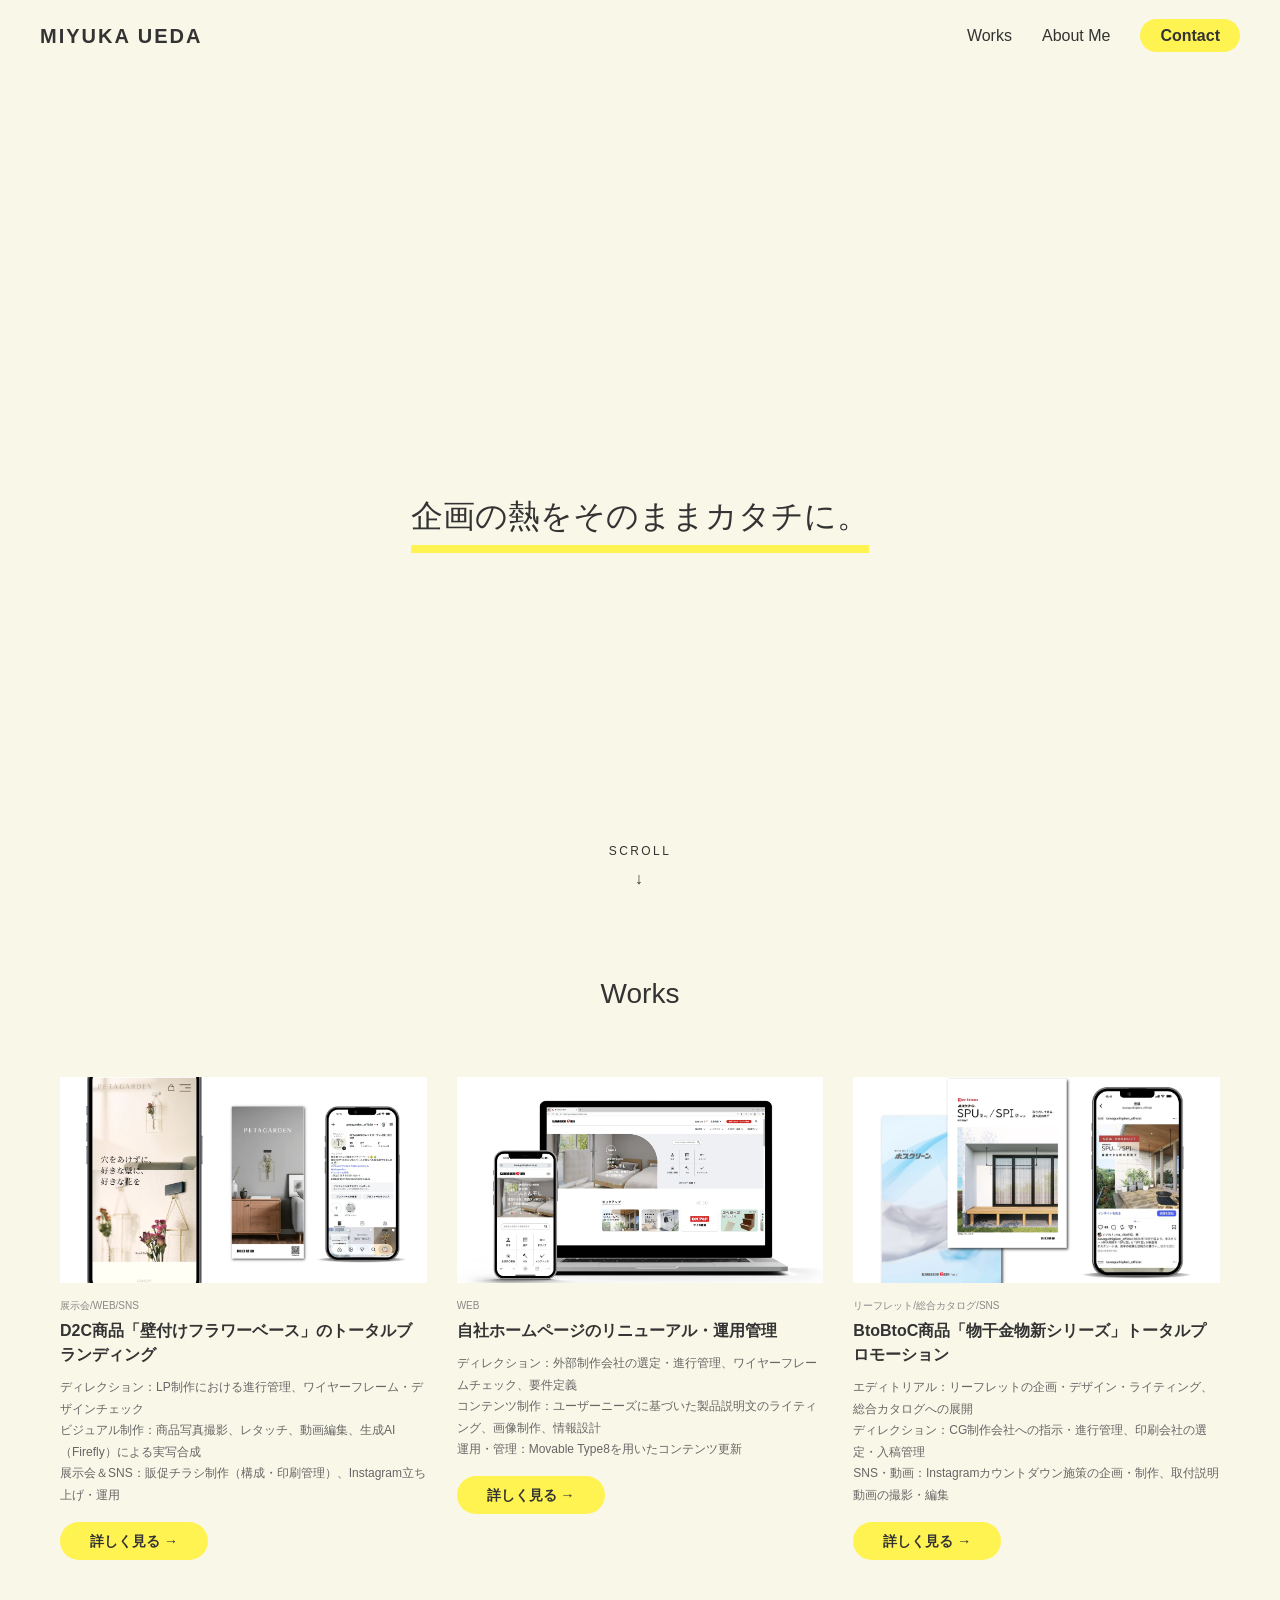
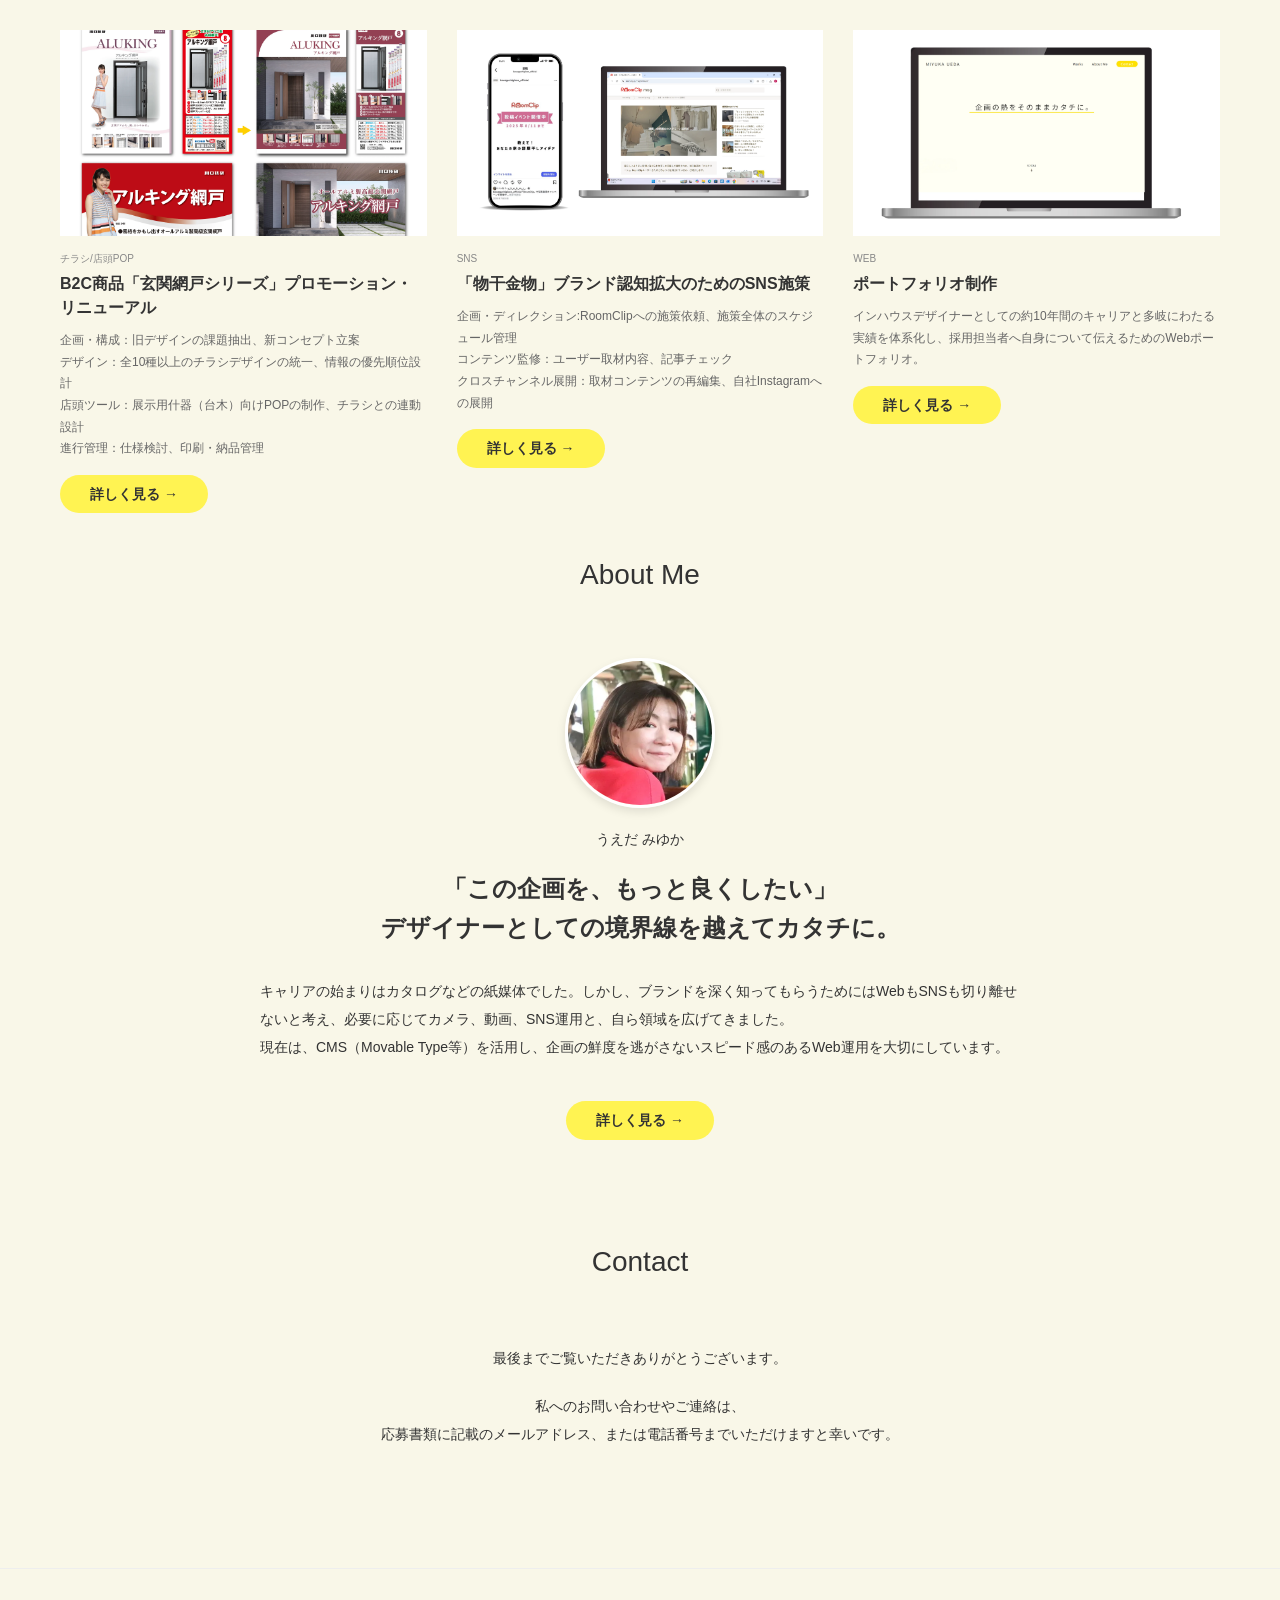
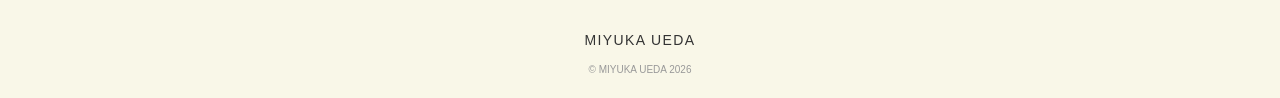
<file: index.html>
<!doctype html>
<html lang="ja">
<head>
<meta charset="utf-8">
<meta name="viewport" content="width=device-width, initial-scale=1.0">
<title>PROFILE</title>
	<link rel="stylesheet" href="css/style.css">
</head>

<body>
<header>
    <div class="header-inner">
        <h1 class="logo"><a href="index.html" style="text-decoration: none; color: inherit;">MIYUKA UEDA</a></h1>
        <nav>
            <div class="hamburger" id="js-hamburger">
                <span></span>
                <span></span>
                <span></span>
            </div>

            <ul class="nav-links" id="js-nav-links">
                <li><a href="#works">Works</a></li>
                <li><a href="#about">About Me</a></li>
                <li><a href="#contact" class="btn-contact">Contact</a></li>
            </ul>
        </nav>
    </div>
</header>
	<section class="hero">
    <div class="hero-content">
        <h2 class="catchphrase">企画の熱をそのままカタチに。</h2>
        <div class="scroll-arrow">
            <span>SCROLL</span>
            <div class="arrow">↓</div>
        </div>
    </div>
</section>
	<section id="works" class="works">
    <h2 class="section-title">Works</h2>
    
    <div class="works-container">
        <article class="works-item">
            <div class="works-img">
    <img src="images/works1.webp" alt="壁付けフラワーベースのブランディング" class="works-image">
</div>
            <p class="works-category">展示会/WEB/SNS</p>
            <h3 class="works-item-title">D2C商品「壁付けフラワーベース」のトータルブランディング</h3>
            <p class="works-text">ディレクション：LP制作における進行管理、ワイヤーフレーム・デザインチェック<br>ビジュアル制作：商品写真撮影、レタッチ、動画編集、生成AI（Firefly）による実写合成<br>展示会＆SNS：販促チラシ制作（構成・印刷管理）、Instagram立ち上げ・運用</p>
            <a href="works1.html" class="btn-more">詳しく見る <span>→</span></a>
        </article>

        <article class="works-item">
            <div class="works-img">
                <img src="images/works2.webp" alt="自社ホームページのリニューアル・運用管理" class="works-image">
            </div>
            <p class="works-category">WEB</p>
            <h3 class="works-item-title">自社ホームページのリニューアル・運用管理</h3>
            <p class="works-text">ディレクション：外部制作会社の選定・進行管理、ワイヤーフレームチェック、要件定義<br>コンテンツ制作：ユーザーニーズに基づいた製品説明文のライティング、画像制作、情報設計<br>運用・管理：Movable Type8を用いたコンテンツ更新</p>
            <a href="works2.html" class="btn-more">詳しく見る <span>→</span></a>
        </article>

        <article class="works-item">
            <div class="works-img">
                <img src="images/works3.webp" alt="BtoBtoC商品「物干金物新シリーズ」トータルプロモーション" class="works-image">
            </div>
            <p class="works-category">リーフレット/総合カタログ/SNS</p>
            <h3 class="works-item-title">BtoBtoC商品「物干金物新シリーズ」トータルプロモーション</h3>
            <p class="works-text">エディトリアル：リーフレットの企画・デザイン・ライティング、総合カタログへの展開<br>ディレクション：CG制作会社への指示・進行管理、印刷会社の選定・入稿管理<br>SNS・動画：Instagramカウントダウン施策の企画・制作、取付説明動画の撮影・編集</p>
            <a href="works3.html" class="btn-more">詳しく見る <span>→</span></a>
        </article>

        <article class="works-item">
            <div class="works-img">
                <img src="images/works4.webp" alt="B2C商品「玄関網戸シリーズ」プロモーション・リニューアル" class="works-image">
            </div>
            <p class="works-category">チラシ/店頭POP</p>
            <h3 class="works-item-title">B2C商品「玄関網戸シリーズ」プロモーション・リニューアル</h3>
            <p class="works-text">企画・構成：旧デザインの課題抽出、新コンセプト立案<br>デザイン：全10種以上のチラシデザインの統一、情報の優先順位設計<br>店頭ツール：展示用什器（台木）向けPOPの制作、チラシとの連動設計<br>進行管理：仕様検討、印刷・納品管理</p>
            <a href="works4.html" class="btn-more">詳しく見る <span>→</span></a>
        </article>

        <article class="works-item">
            <div class="works-img">
                <img src="images/works5.webp" alt="「物干金物」ブランド認知拡大のためのSNS施策" class="works-image">
            </div>
            <p class="works-category">SNS</p>
            <h3 class="works-item-title">「物干金物」ブランド認知拡大のためのSNS施策</h3>
            <p class="works-text">企画・ディレクション:RoomClipへの施策依頼、施策全体のスケジュール管理<br>コンテンツ監修：ユーザー取材内容、記事チェック<br>クロスチャンネル展開：取材コンテンツの再編集、自社Instagramへの展開</p>
            <a href="works5.html" class="btn-more">詳しく見る <span>→</span></a>
        </article>

        <article class="works-item">
            <div class="works-img">
                <img src="images/works6.webp" alt="ポートフォリオ制作" class="works-image">
            </div>
            <p class="works-category">WEB</p>
            <h3 class="works-item-title">ポートフォリオ制作</h3>
            <p class="works-text">インハウスデザイナーとしての約10年間のキャリアと多岐にわたる実績を体系化し、採用担当者へ自身について伝えるためのWebポートフォリオ。</p>
            <a href="works6.html" class="btn-more">詳しく見る <span>→</span></a>
        </article>
    </div>
    
</section>
	<section id="about" class="about">
    <h2 class="section-title">About Me</h2>
    <div class="about-content">
         <div class="about-icon">
    <img src="images/my-icon.webp" alt="うえだ みゆかのアイコン" class="profile-image">
</div>
        <p class="about-name-ja">うえだ みゆか</p>
        <h3 class="about-copy">「この企画を、もっと良くしたい」<br>デザイナーとしての境界線を越えてカタチに。</h3>
        <p class="about-text">
            キャリアの始まりはカタログなどの紙媒体でした。しかし、ブランドを深く知ってもらうためにはWebもSNSも切り離せないと考え、必要に応じてカメラ、動画、SNS運用と、自ら領域を広げてきました。<br>
            現在は、CMS（Movable Type等）を活用し、企画の鮮度を逃がさないスピード感のあるWeb運用を大切にしています。
        </p>
        <a href="about-detail.html" class="btn-more">詳しく見る <span>→</span></a>
    </div>
</section>
	<section id="contact" class="contact">
    <h2 class="section-title">Contact</h2>
    <div class="contact-content">
        <p>最後までご覧いただきありがとうございます。</p>
        <p>私へのお問い合わせやご連絡は、<br>
        応募書類に記載のメールアドレス、または電話番号までいただけますと幸いです。</p>
    </div>
</section>

<footer>
    <div class="footer-inner">
        <p class="footer-logo">MIYUKA UEDA</p>
        <p class="copyright">&copy; MIYUKA UEDA 2026</p>
    </div>
</footer>
	<script src="js/script.js"></script>
</body>
</html>
</file>
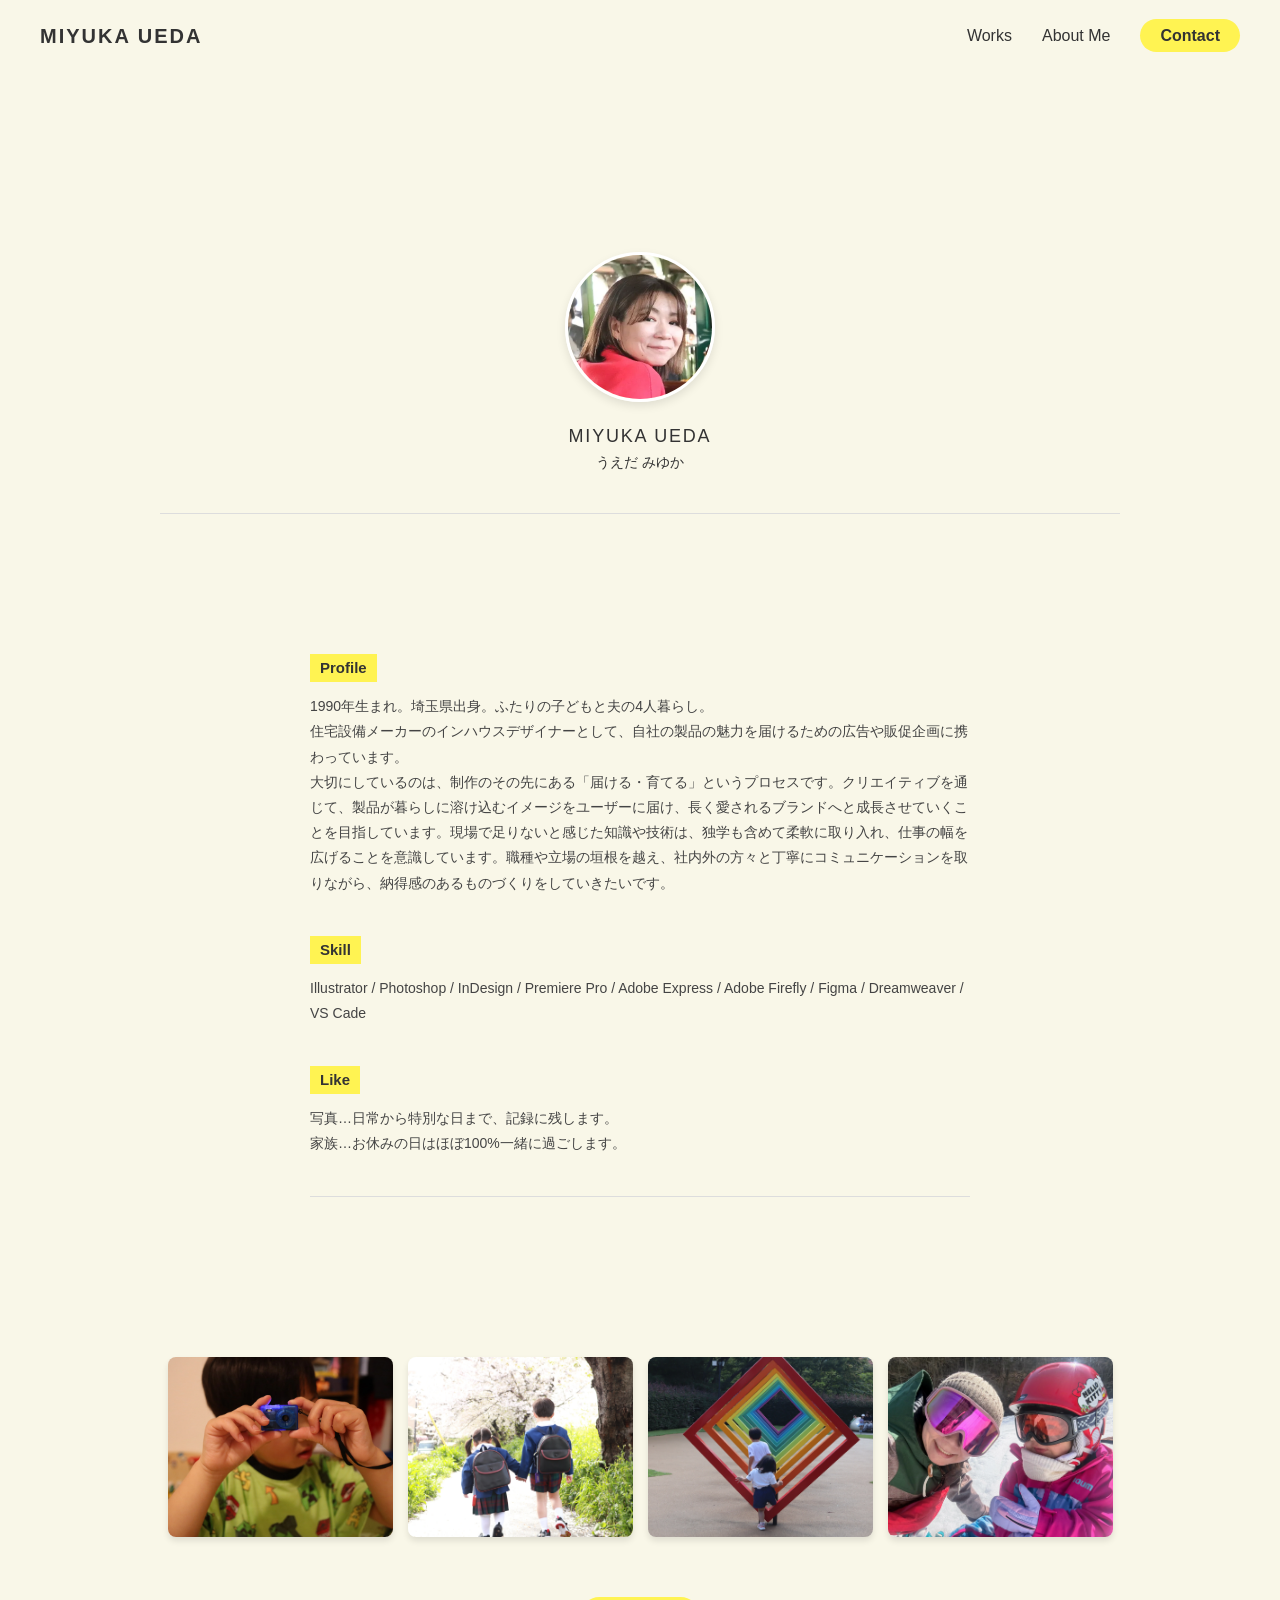
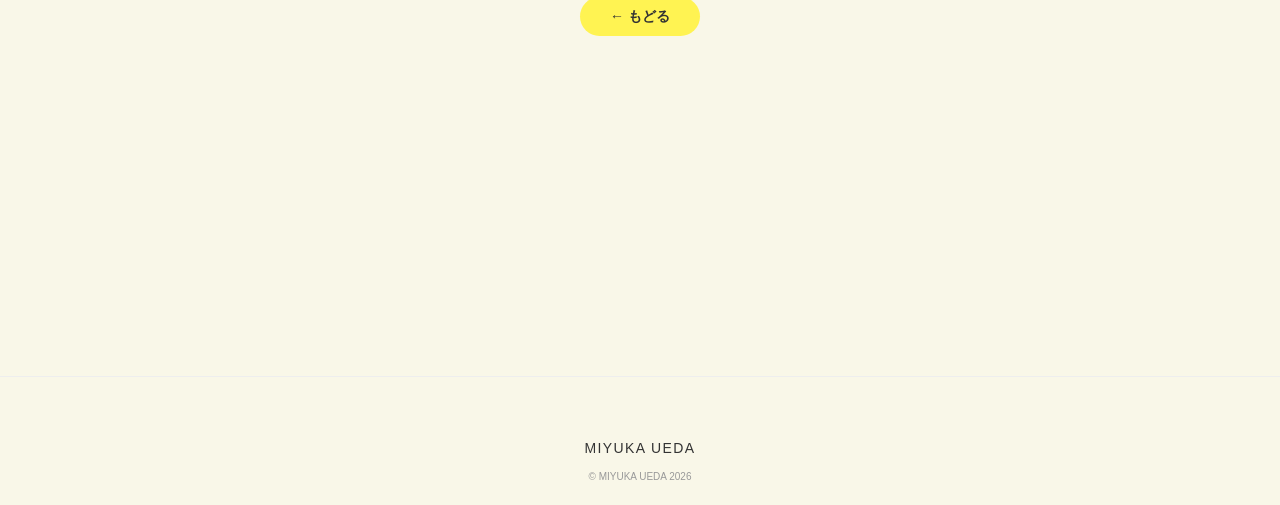
<file: about-detail.html>
<!doctype html>
<html lang="ja">
<head>
<meta charset="utf-8">
<meta name="viewport" content="width=device-width, initial-scale=1.0">
<title>about me</title>
	<link rel="stylesheet" href="css/style.css">
</head>

<body>
<header>
    <div class="header-inner">
        <h1 class="logo"><a href="index.html" style="text-decoration: none; color: inherit;">MIYUKA UEDA</a></h1>
        <nav>
            <div class="hamburger" id="js-hamburger">
                <span></span>
                <span></span>
                <span></span>
            </div>
            <ul class="nav-links" id="js-nav-links">
    <li><a href="index.html#works">Works</a></li>
    <li><a href="index.html#about">About Me</a></li>
    <li><a href="index.html#contact" class="btn-contact">Contact</a></li>
			</ul>
        </nav>
    </div>
</header>
<main class="about-detail">
    <section class="profile-intro">
        <div class="about-icon">
    <img src="images/my-icon.webp" alt="うえだ みゆかのアイコン" class="profile-image">
</div>
        <p class="profile-name-en">MIYUKA UEDA</p>
        <p class="profile-name-ja">うえだ みゆか</p>
        <hr class="separator">
    </section>

    <section class="profile-details">
        <div class="detail-block">
            <h3 class="detail-label">Profile</h3>
            <p>1990年生まれ。埼玉県出身。ふたりの子どもと夫の4人暮らし。<br>住宅設備メーカーのインハウスデザイナーとして、自社の製品の魅力を届けるための広告や販促企画に携わっています。</p>
            <p>大切にしているのは、制作のその先にある「届ける・育てる」というプロセスです。クリエイティブを通じて、製品が暮らしに溶け込むイメージをユーザーに届け、長く愛されるブランドへと成長させていくことを目指しています。現場で足りないと感じた知識や技術は、独学も含めて柔軟に取り入れ、仕事の幅を広げることを意識しています。職種や立場の垣根を越え、社内外の方々と丁寧にコミュニケーションを取りながら、納得感のあるものづくりをしていきたいです。</p>
        </div>

        <div class="detail-block">
            <h3 class="detail-label">Skill</h3>
            <p>Illustrator / Photoshop / InDesign / Premiere Pro / Adobe Express / Adobe Firefly / Figma / Dreamweaver / VS Cade</p>
        </div>

        <div class="detail-block">
            <h3 class="detail-label">Like</h3>
            <p>写真…日常から特別な日まで、記録に残します。<br>家族…お休みの日はほぼ100%一緒に過ごします。</p>
        </div>
        <hr class="separator">
    </section>

    <section class="photo-gallery">
        <div class="gallery-container">
            <img src="images/photo1.webp" alt="写真" class="gallery-image">
            <img src="images/photo2.webp" alt="写真２" class="gallery-image">
            <img src="images/photo3.webp" alt="趣味：BtoBtoC商品プロモーション" class="gallery-image">
            <img src="images/photo4.webp" alt="写真３" class="gallery-image">
        </div>
        
        <div class="back-home">
            <a href="index.html" class="btn-yellow">← もどる</a>
        </div>
    </section>
</main>
<footer>
    <div class="footer-inner">
        <p class="footer-logo">MIYUKA UEDA</p>
        <p class="copyright">&copy; MIYUKA UEDA 2026</p>
    </div>
</footer>
	<script src="js/script.js"></script>
</body>
</html>
</file>
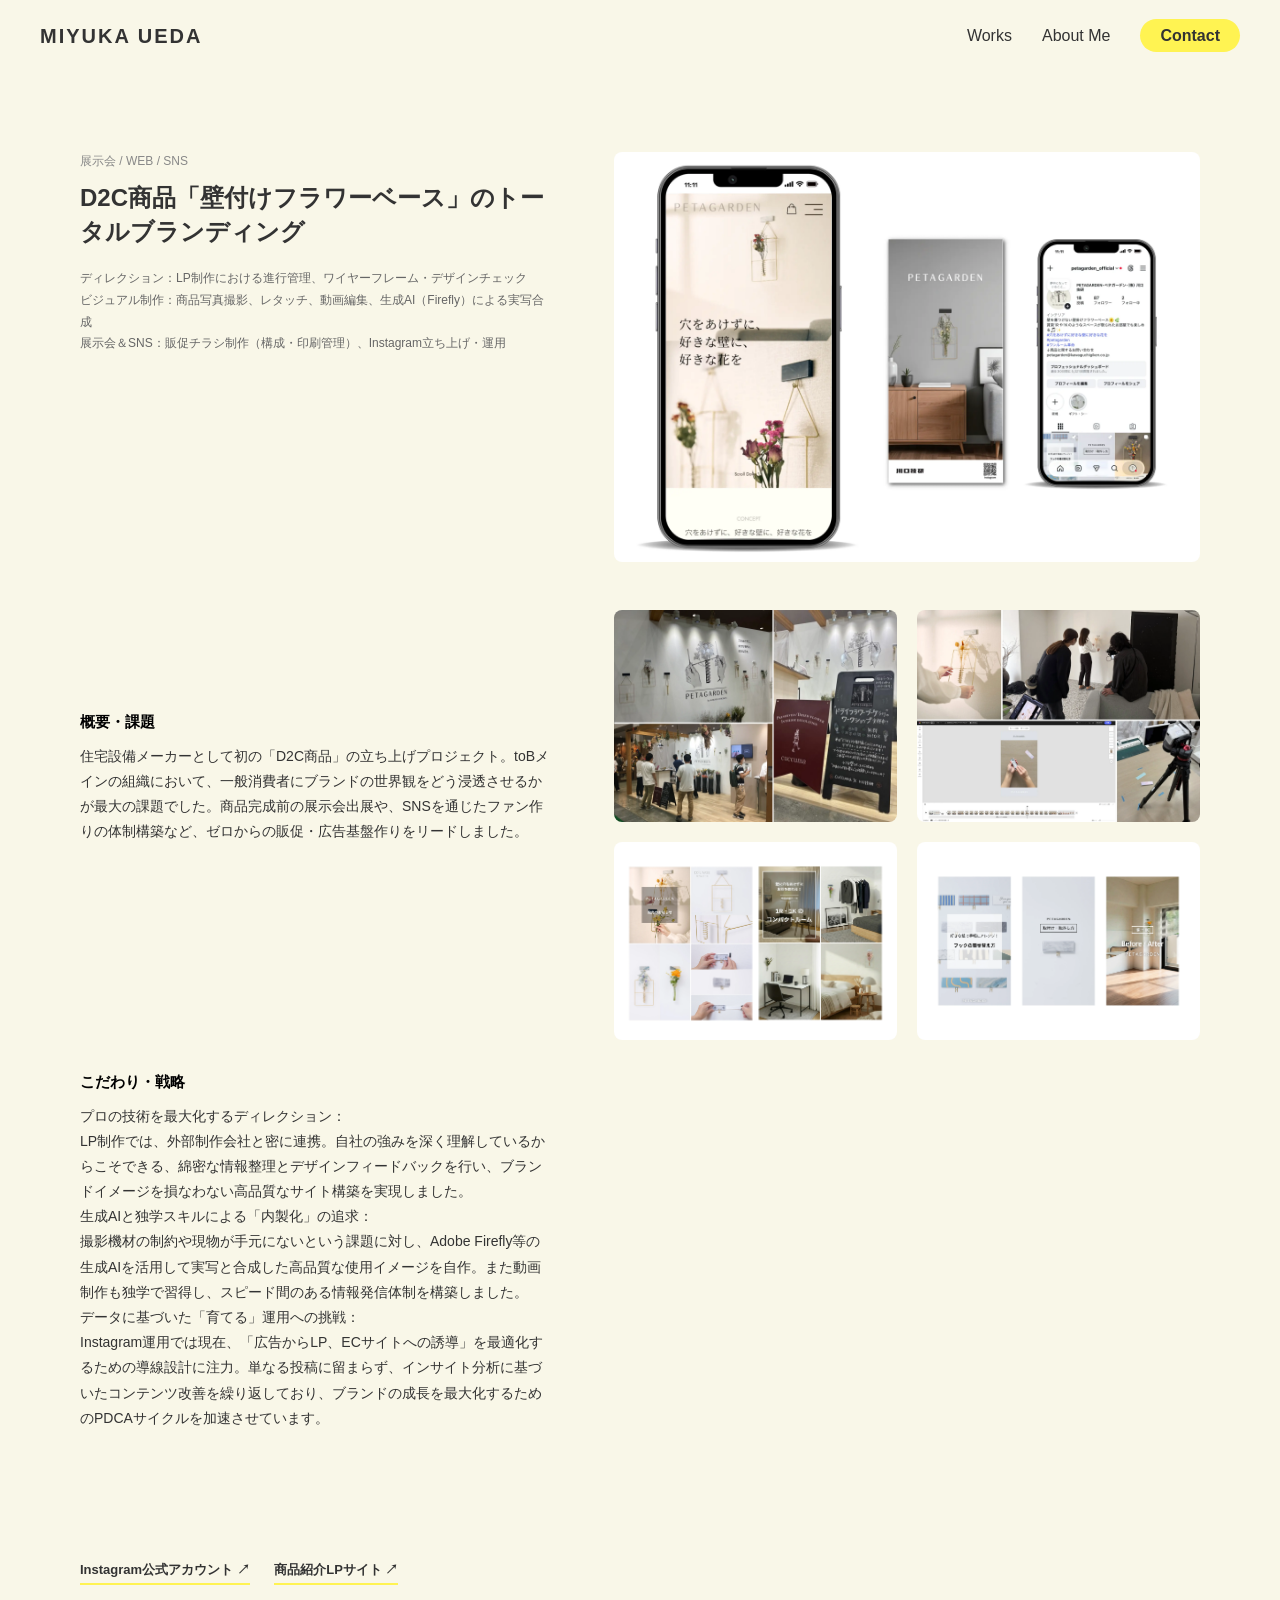
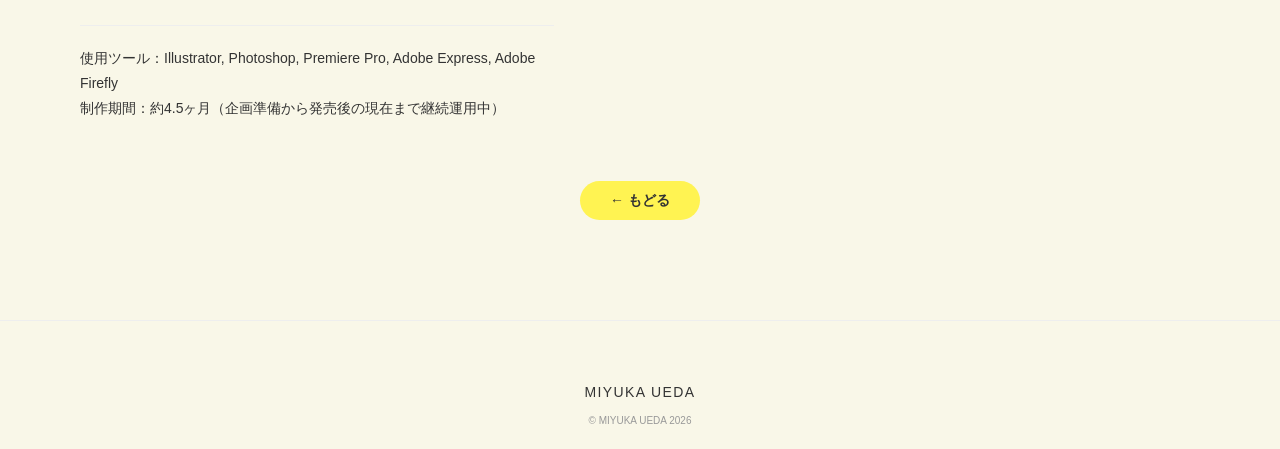
<file: works1.html>
<!doctype html>
<html lang="ja">
<head>
<meta charset="utf-8">
<meta name="viewport" content="width=device-width, initial-scale=1.0">
<title>works</title>
	<link rel="stylesheet" href="css/style.css">
</head>

<body>
<header>
    <div class="header-inner">
        <h1 class="logo"><a href="index.html" style="text-decoration: none; color: inherit;">MIYUKA UEDA</a></h1>
        <nav>
            <div class="hamburger" id="js-hamburger">
                <span></span>
                <span></span>
                <span></span>
            </div>

            <ul class="nav-links" id="js-nav-links">
    <li><a href="index.html#works">Works</a></li>
    <li><a href="index.html#about">About Me</a></li>
    <li><a href="index.html#contact" class="btn-contact">Contact</a></li>
			</ul>
        </nav>
    </div>
</header>
<main class="works-detail">
    <div class="works-detail-inner">
        
        <div class="works-header-area">
            <p class="works-tag">展示会 / WEB / SNS</p>
            <h2 class="works-title">D2C商品「壁付けフラワーベース」のトータルブランディング</h2>
			<p class="works-text">ディレクション：LP制作における進行管理、ワイヤーフレーム・デザインチェック<br>ビジュアル制作：商品写真撮影、レタッチ、動画編集、生成AI（Firefly）による実写合成<br>展示会＆SNS：販促チラシ制作（構成・印刷管理）、Instagram立ち上げ・運用</p>
        </div>

        <div class="works-main-visual-area">
            <div class="main-visual">
    <img src="images/works1.webp" alt="メインビジュアル" class="works-detail-image">
</div>
        </div>

        <div class="works-text-area">
            <div class="works-description">
                <section>
                    <h4>概要・課題</h4>
                    <p>住宅設備メーカーとして初の「D2C商品」の立ち上げプロジェクト。toBメインの組織において、一般消費者にブランドの世界観をどう浸透させるかが最大の課題でした。商品完成前の展示会出展や、SNSを通じたファン作りの体制構築など、ゼロからの販促・広告基盤作りをリードしました。</p>
                </section>
				<section>
                    <h4>こだわり・戦略</h4>
                    <p>プロの技術を最大化するディレクション：<br>LP制作では、外部制作会社と密に連携。自社の強みを深く理解しているからこそできる、綿密な情報整理とデザインフィードバックを行い、ブランドイメージを損なわない高品質なサイト構築を実現しました。<br>生成AIと独学スキルによる「内製化」の追求：<br>撮影機材の制約や現物が手元にないという課題に対し、Adobe Firefly等の生成AIを活用して実写と合成した高品質な使用イメージを自作。また動画制作も独学で習得し、スピード間のある情報発信体制を構築しました。<br>データに基づいた「育てる」運用への挑戦：<br>Instagram運用では現在、「広告からLP、ECサイトへの誘導」を最適化するための導線設計に注力。単なる投稿に留まらず、インサイト分析に基づいたコンテンツ改善を繰り返しており、ブランドの成長を最大化するためのPDCAサイクルを加速させています。</p>
                </section>

                <div class="works-links">
                    <a href="https://www.instagram.com/petagarden_official/" target="_blank" rel="noopener noreferrer" class="link-item">Instagram公式アカウント <span>↗</span></a>
                    <a href="https://www.kawaguchigiken.co.jp/lp/petagarden/" target="_blank" rel="noopener noreferrer" class="link-item">商品紹介LPサイト <span>↗</span></a>
                </div>
                
				<div class="works-meta">
                    <p><span>使用ツール：</span>Illustrator, Photoshop, Premiere Pro, Adobe Express, Adobe Firefly</p>
                    <p><span>制作期間：</span>約4.5ヶ月（企画準備から発売後の現在まで継続運用中）</p>
                </div>
                </div>
        </div>

        <div class="works-sub-visual-area">
            <div class="sub-visuals">
    <img src="images/works1-2.webp" alt="補足1" class="works-sub-image">
    <img src="images/works1-3.webp" alt="補足2" class="works-sub-image">
    <img src="images/works1-4.webp" alt="補足2" class="works-sub-image">
    <img src="images/works1-5.webp" alt="補足2" class="works-sub-image">
</div>
        </div>

    </div>
	<div class="back-home">
            <a href="index.html" class="btn-yellow">← もどる</a>
        </div>
</main>
<footer>
    <div class="footer-inner">
        <p class="footer-logo">MIYUKA UEDA</p>
        <p class="copyright">&copy; MIYUKA UEDA 2026</p>
    </div>
</footer>
	<script src="js/script.js"></script>
</body>
</html>
</file>
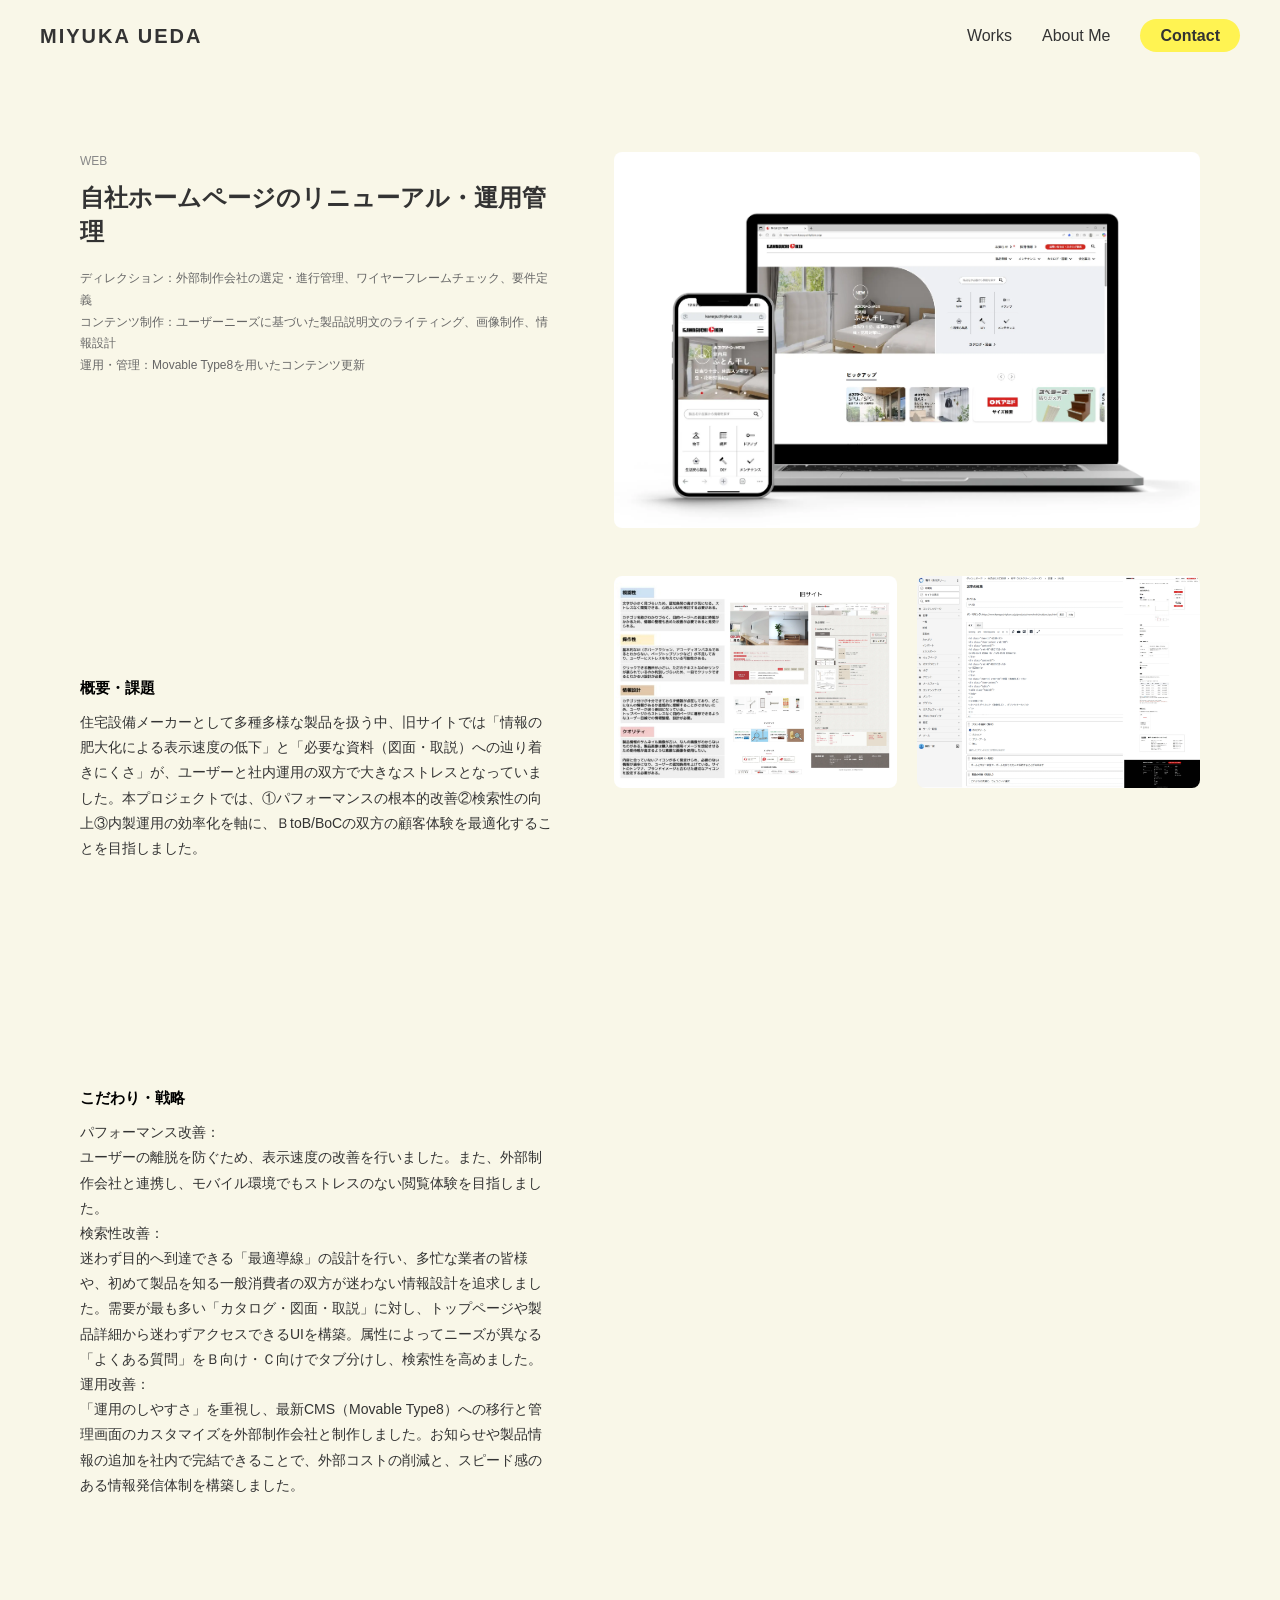
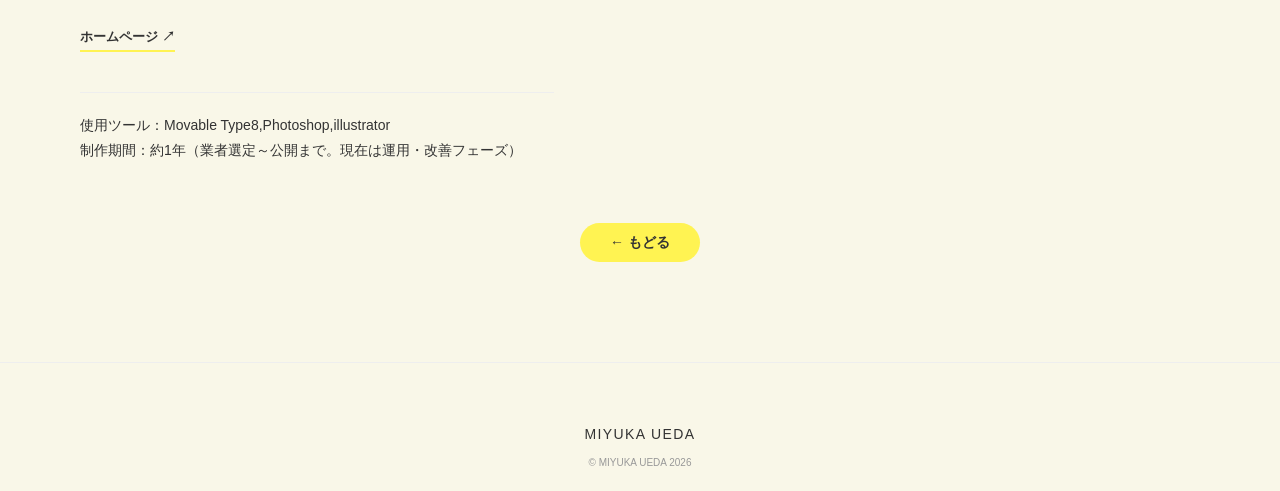
<file: works2.html>
<!doctype html>
<html lang="ja">
<head>
<meta charset="utf-8">
<meta name="viewport" content="width=device-width, initial-scale=1.0">
<title>works</title>
	<link rel="stylesheet" href="css/style.css">
</head>

<body>
<header>
    <div class="header-inner">
        <h1 class="logo"><a href="index.html" style="text-decoration: none; color: inherit;">MIYUKA UEDA</a></h1>
        <nav>
            <div class="hamburger" id="js-hamburger">
                <span></span>
                <span></span>
                <span></span>
            </div>

            <ul class="nav-links" id="js-nav-links">
    <li><a href="index.html#works">Works</a></li>
    <li><a href="index.html#about">About Me</a></li>
    <li><a href="index.html#contact" class="btn-contact">Contact</a></li>
			</ul>
        </nav>
    </div>
</header>
<main class="works-detail">
    <div class="works-detail-inner">
        
        <div class="works-header-area">
            <p class="works-tag">WEB</p>
            <h2 class="works-title">自社ホームページのリニューアル・運用管理</h2>
			<p class="works-text">ディレクション：外部制作会社の選定・進行管理、ワイヤーフレームチェック、要件定義<br>コンテンツ制作：ユーザーニーズに基づいた製品説明文のライティング、画像制作、情報設計<br>運用・管理：Movable Type8を用いたコンテンツ更新</p>
        </div>

        <div class="works-main-visual-area">
            <div class="main-visual">
    <img src="images/works2.webp" alt="メインビジュアル" class="works-detail-image">
</div>
        </div>

        <div class="works-text-area">
            <div class="works-description">
                <section>
                    <h4>概要・課題</h4>
                    <p>住宅設備メーカーとして多種多様な製品を扱う中、旧サイトでは「情報の肥大化による表示速度の低下」と「必要な資料（図面・取説）への辿り着きにくさ」が、ユーザーと社内運用の双方で大きなストレスとなっていました。本プロジェクトでは、①パフォーマンスの根本的改善②検索性の向上③内製運用の効率化を軸に、ＢtoB/BoCの双方の顧客体験を最適化することを目指しました。</p>
                </section>
				<section>
                    <h4>こだわり・戦略</h4>
                    <p>パフォーマンス改善：<br>ユーザーの離脱を防ぐため、表示速度の改善を行いました。また、外部制作会社と連携し、モバイル環境でもストレスのない閲覧体験を目指しました。<br>検索性改善：<br>迷わず目的へ到達できる「最適導線」の設計を行い、多忙な業者の皆様や、初めて製品を知る一般消費者の双方が迷わない情報設計を追求しました。需要が最も多い「カタログ・図面・取説」に対し、トップページや製品詳細から迷わずアクセスできるUIを構築。属性によってニーズが異なる「よくある質問」をＢ向け・Ｃ向けでタブ分けし、検索性を高めました。<br>運用改善：<br>「運用のしやすさ」を重視し、最新CMS（Movable Type8）への移行と管理画面のカスタマイズを外部制作会社と制作しました。お知らせや製品情報の追加を社内で完結できることで、外部コストの削減と、スピード感のある情報発信体制を構築しました。</p>
                </section>

                <div class="works-links">
                    <a href="https://www.kawaguchigiken.co.jp/" target="_blank" rel="noopener noreferrer" class="link-item">ホームページ <span>↗</span></a>
                </div>

				<div class="works-meta">
                    <p><span>使用ツール：</span>Movable Type8,Photoshop,illustrator</p>
                    <p><span>制作期間：</span>約1年（業者選定～公開まで。現在は運用・改善フェーズ）</p>
                </div>
                </div>
        </div>

        <div class="works-sub-visual-area">
            <div class="sub-visuals">
    <img src="images/works2-2.webp" alt="補足1" class="works-sub-image">
    <img src="images/works2-3.webp" alt="補足2" class="works-sub-image">
</div>
        </div>

    </div>
	<div class="back-home">
            <a href="index.html" class="btn-yellow">← もどる</a>
        </div>
</main>
<footer>
    <div class="footer-inner">
        <p class="footer-logo">MIYUKA UEDA</p>
        <p class="copyright">&copy; MIYUKA UEDA 2026</p>
    </div>
</footer>
	<script src="js/script.js"></script>
</body>
</html>
</file>
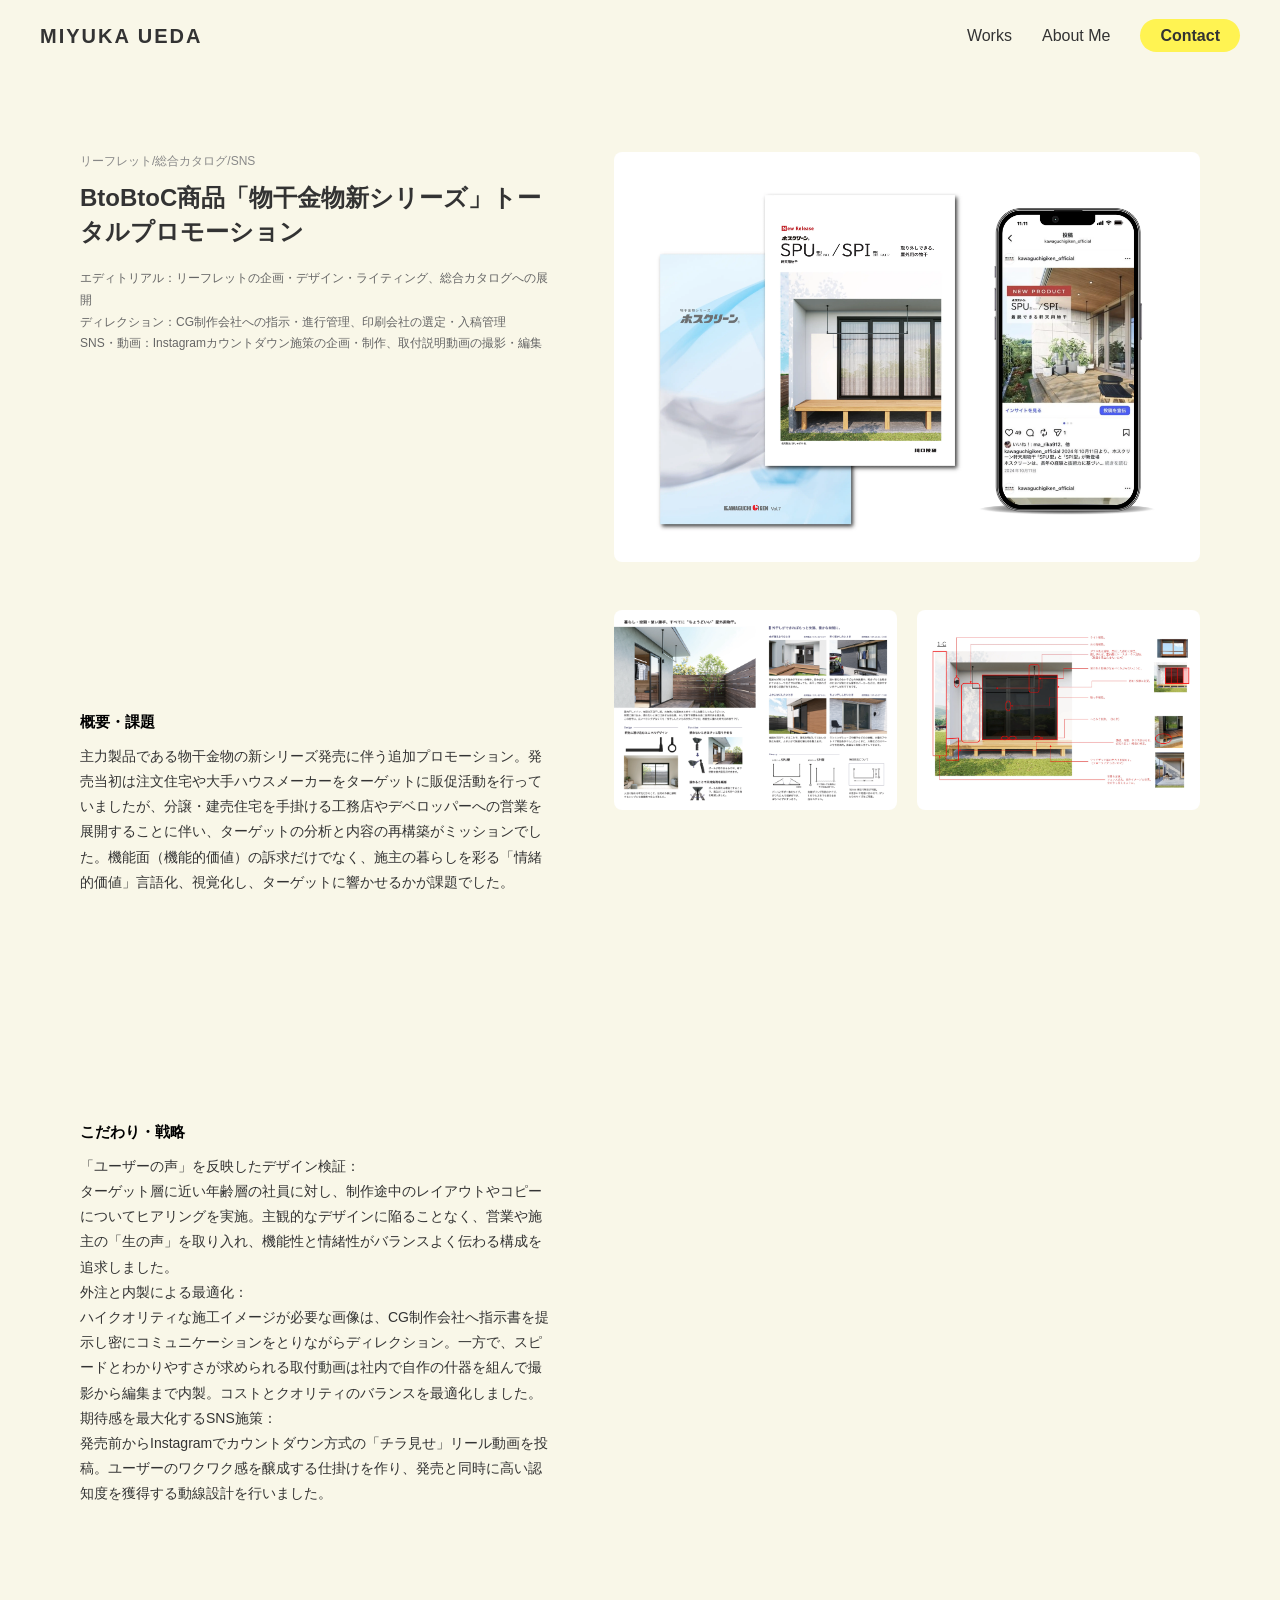
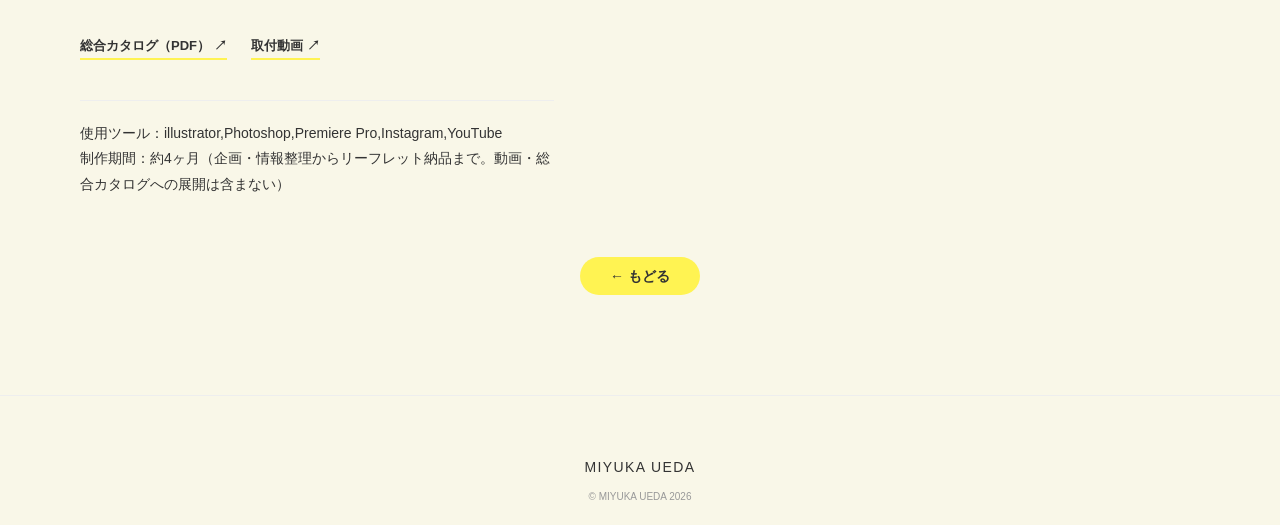
<file: works3.html>
<!doctype html>
<html lang="ja">
<head>
<meta charset="utf-8">
<meta name="viewport" content="width=device-width, initial-scale=1.0">
<title>works</title>
	<link rel="stylesheet" href="css/style.css">
</head>

<body>
<header>
    <div class="header-inner">
        <h1 class="logo"><a href="index.html" style="text-decoration: none; color: inherit;">MIYUKA UEDA</a></h1>
        <nav>
            <div class="hamburger" id="js-hamburger">
                <span></span>
                <span></span>
                <span></span>
            </div>

            <ul class="nav-links" id="js-nav-links">
    <li><a href="index.html#works">Works</a></li>
    <li><a href="index.html#about">About Me</a></li>
    <li><a href="index.html#contact" class="btn-contact">Contact</a></li>
			</ul>
        </nav>
    </div>
</header>
<main class="works-detail">
    <div class="works-detail-inner">
        
        <div class="works-header-area">
            <p class="works-tag">リーフレット/総合カタログ/SNS</p>
            <h2 class="works-title">BtoBtoC商品「物干金物新シリーズ」トータルプロモーション</h2>
			<p class="works-text">エディトリアル：リーフレットの企画・デザイン・ライティング、総合カタログへの展開<br>ディレクション：CG制作会社への指示・進行管理、印刷会社の選定・入稿管理<br>SNS・動画：Instagramカウントダウン施策の企画・制作、取付説明動画の撮影・編集</p>
        </div>

        <div class="works-main-visual-area">
            <div class="main-visual">
    <img src="images/works3.webp" alt="メインビジュアル" class="works-detail-image">
</div>
        </div>

        <div class="works-text-area">
            <div class="works-description">
                <section>
                    <h4>概要・課題</h4>
                    <p>主力製品である物干金物の新シリーズ発売に伴う追加プロモーション。発売当初は注文住宅や大手ハウスメーカーをターゲットに販促活動を行っていましたが、分譲・建売住宅を手掛ける工務店やデベロッパーへの営業を展開することに伴い、ターゲットの分析と内容の再構築がミッションでした。機能面（機能的価値）の訴求だけでなく、施主の暮らしを彩る「情緒的価値」言語化、視覚化し、ターゲットに響かせるかが課題でした。</p>
                </section>
				<section>
                    <h4>こだわり・戦略</h4>
                    <p>「ユーザーの声」を反映したデザイン検証：<br>ターゲット層に近い年齢層の社員に対し、制作途中のレイアウトやコピーについてヒアリングを実施。主観的なデザインに陥ることなく、営業や施主の「生の声」を取り入れ、機能性と情緒性がバランスよく伝わる構成を追求しました。<br>外注と内製による最適化：<br>ハイクオリティな施工イメージが必要な画像は、CG制作会社へ指示書を提示し密にコミュニケーションをとりながらディレクション。一方で、スピードとわかりやすさが求められる取付動画は社内で自作の什器を組んで撮影から編集まで内製。コストとクオリティのバランスを最適化しました。<br>期待感を最大化するSNS施策：<br>発売前からInstagramでカウントダウン方式の「チラ見せ」リール動画を投稿。ユーザーのワクワク感を醸成する仕掛けを作り、発売と同時に高い認知度を獲得する動線設計を行いました。</p>
                </section>

                <div class="works-links">
                    <a href="https://www.kawaguchigiken.co.jp/catalog/files/monohoshi_catalog.pdf" target="_blank" rel="noopener noreferrer" class="link-item">総合カタログ（PDF） <span>↗</span></a>
                    <a href="https://www.youtube.com/watch?v=ylJY7GTIS1M" target="_blank" rel="noopener noreferrer" class="link-item">取付動画 <span>↗</span></a>
                </div>

				<div class="works-meta">
                    <p><span>使用ツール：</span>illustrator,Photoshop,Premiere Pro,Instagram,YouTube</p>
                    <p><span>制作期間：</span>約4ヶ月（企画・情報整理からリーフレット納品まで。動画・総合カタログへの展開は含まない）</p>
                </div>
                </div>
        </div>

        <div class="works-sub-visual-area">
            <div class="sub-visuals">
    <img src="images/works3-2.webp" alt="補足1" class="works-sub-image">
    <img src="images/works3-3.webp" alt="補足2" class="works-sub-image">
</div>
        </div>

    </div>
	<div class="back-home">
            <a href="index.html" class="btn-yellow">← もどる</a>
        </div>
</main>
<footer>
    <div class="footer-inner">
        <p class="footer-logo">MIYUKA UEDA</p>
        <p class="copyright">&copy; MIYUKA UEDA 2026</p>
    </div>
</footer>
	<script src="js/script.js"></script>
</body>
</html>
</file>
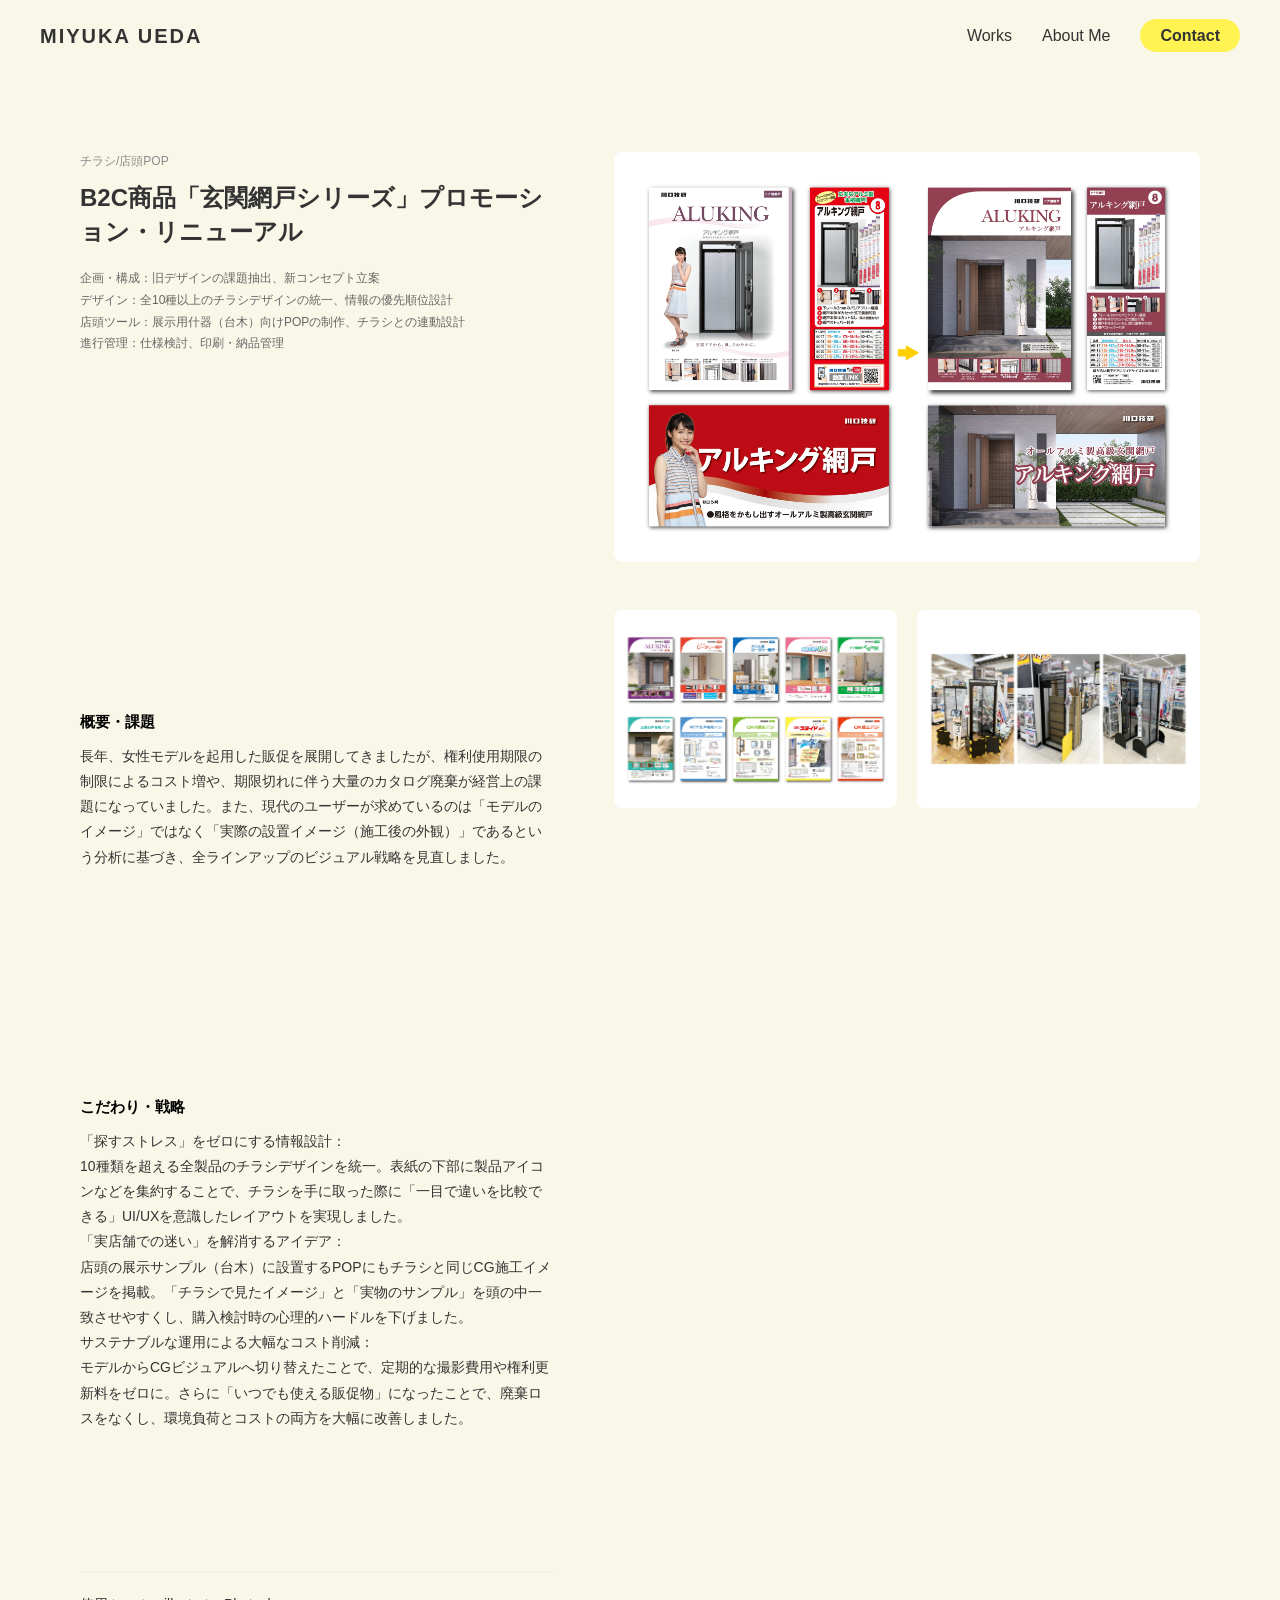
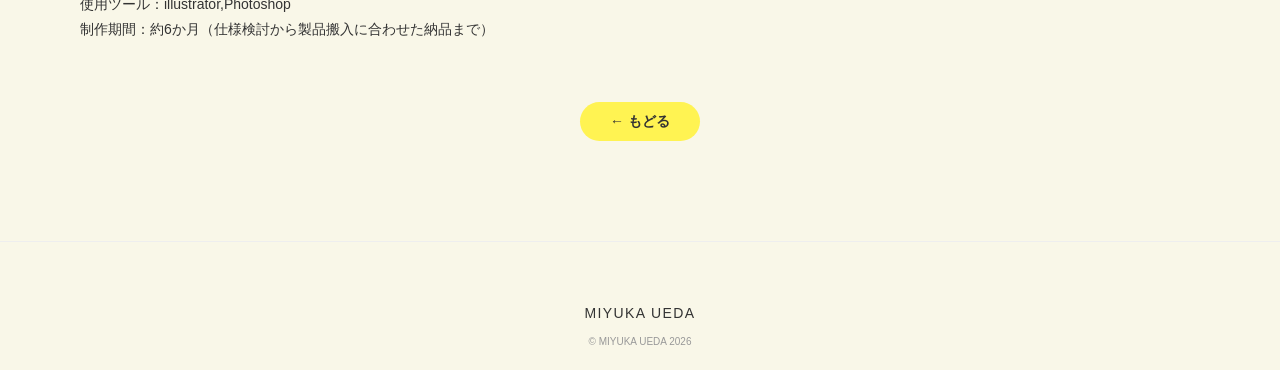
<file: works4.html>
<!doctype html>
<html lang="ja">
<head>
<meta charset="utf-8">
<meta name="viewport" content="width=device-width, initial-scale=1.0">
<title>works</title>
	<link rel="stylesheet" href="css/style.css">
</head>

<body>
<header>
    <div class="header-inner">
        <h1 class="logo"><a href="index.html" style="text-decoration: none; color: inherit;">MIYUKA UEDA</a></h1>
        <nav>
            <div class="hamburger" id="js-hamburger">
                <span></span>
                <span></span>
                <span></span>
            </div>

            <ul class="nav-links" id="js-nav-links">
    <li><a href="index.html#works">Works</a></li>
    <li><a href="index.html#about">About Me</a></li>
    <li><a href="index.html#contact" class="btn-contact">Contact</a></li>
			</ul>
        </nav>
    </div>
</header>
<main class="works-detail">
    <div class="works-detail-inner">
        
        <div class="works-header-area">
            <p class="works-tag">チラシ/店頭POP</p>
            <h2 class="works-title">B2C商品「玄関網戸シリーズ」プロモーション・リニューアル</h2>
			<p class="works-text">企画・構成：旧デザインの課題抽出、新コンセプト立案<br>デザイン：全10種以上のチラシデザインの統一、情報の優先順位設計<br>店頭ツール：展示用什器（台木）向けPOPの制作、チラシとの連動設計<br>進行管理：仕様検討、印刷・納品管理</p>
        </div>

        <div class="works-main-visual-area">
            <div class="main-visual">
    <img src="images/works4.webp" alt="メインビジュアル" class="works-detail-image">
</div>
        </div>

        <div class="works-text-area">
            <div class="works-description">
                <section>
                    <h4>概要・課題</h4>
                    <p>長年、女性モデルを起用した販促を展開してきましたが、権利使用期限の制限によるコスト増や、期限切れに伴う大量のカタログ廃棄が経営上の課題になっていました。また、現代のユーザーが求めているのは「モデルのイメージ」ではなく「実際の設置イメージ（施工後の外観）」であるという分析に基づき、全ラインアップのビジュアル戦略を見直しました。</p>
                </section>
				<section>
                    <h4>こだわり・戦略</h4>
                    <p>「探すストレス」をゼロにする情報設計：<br>10種類を超える全製品のチラシデザインを統一。表紙の下部に製品アイコンなどを集約することで、チラシを手に取った際に「一目で違いを比較できる」UI/UXを意識したレイアウトを実現しました。<br>「実店舗での迷い」を解消するアイデア：<br>店頭の展示サンプル（台木）に設置するPOPにもチラシと同じCG施工イメージを掲載。「チラシで見たイメージ」と「実物のサンプル」を頭の中一致させやすくし、購入検討時の心理的ハードルを下げました。<br>サステナブルな運用による大幅なコスト削減：<br>モデルからCGビジュアルへ切り替えたことで、定期的な撮影費用や権利更新料をゼロに。さらに「いつでも使える販促物」になったことで、廃棄ロスをなくし、環境負荷とコストの両方を大幅に改善しました。</p>
                </section>
                
				<div class="works-meta">
                    <p><span>使用ツール：</span>illustrator,Photoshop</p>
                    <p><span>制作期間：</span>約6か月（仕様検討から製品搬入に合わせた納品まで）</p>
                </div>
                </div>
        </div>

        <div class="works-sub-visual-area">
            <div class="sub-visuals">
    <img src="images/works4-2.webp" alt="補足1" class="works-sub-image">
    <img src="images/works4-3.webp" alt="補足2" class="works-sub-image">
</div>
        </div>

    </div>
	<div class="back-home">
            <a href="index.html" class="btn-yellow">← もどる</a>
        </div>
</main>
<footer>
    <div class="footer-inner">
        <p class="footer-logo">MIYUKA UEDA</p>
        <p class="copyright">&copy; MIYUKA UEDA 2026</p>
    </div>
</footer>
	<script src="js/script.js"></script>
</body>
</html>
</file>
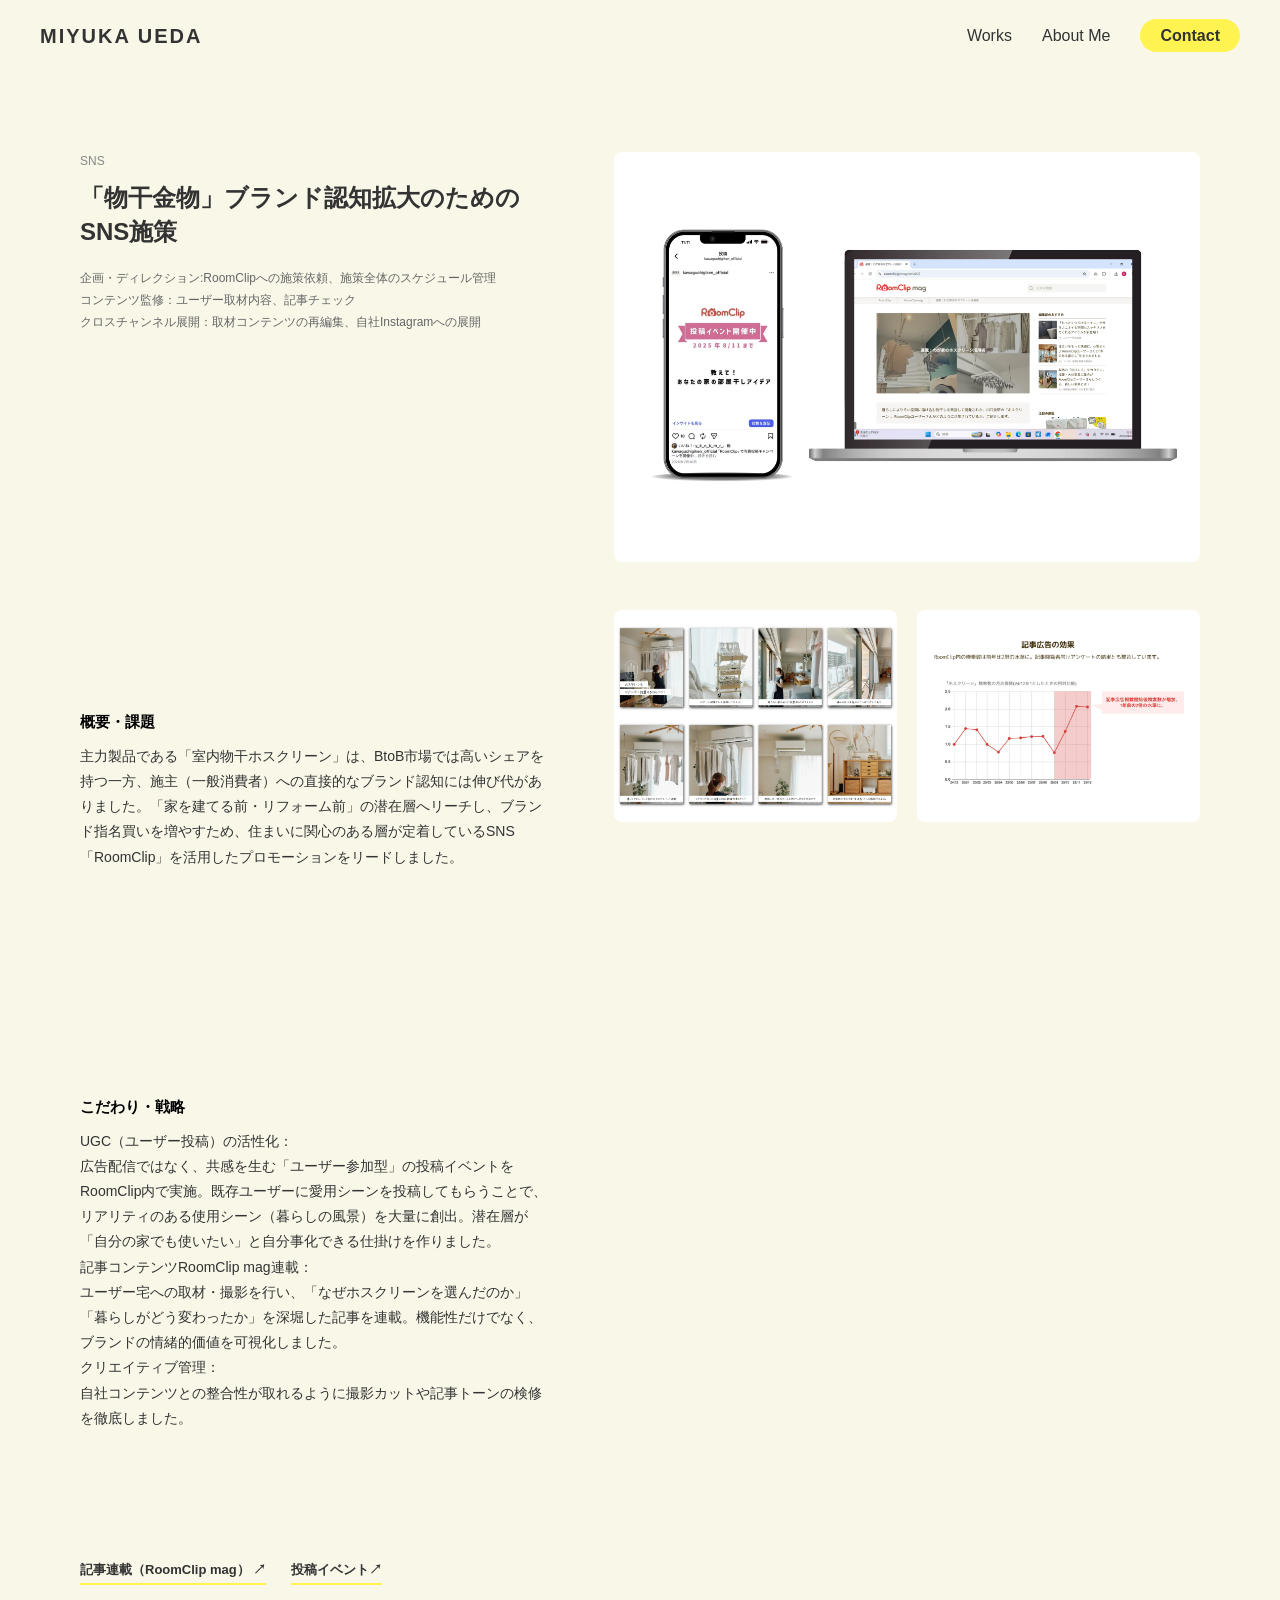
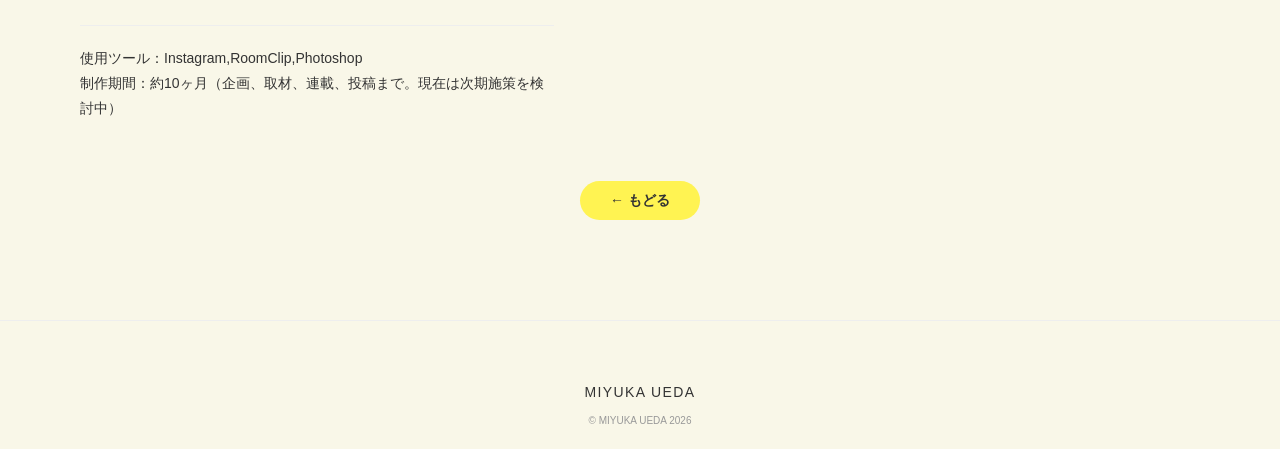
<file: works5.html>
<!doctype html>
<html lang="ja">
<head>
<meta charset="utf-8">
<meta name="viewport" content="width=device-width, initial-scale=1.0">
<title>works</title>
	<link rel="stylesheet" href="css/style.css">
</head>

<body>
<header>
    <div class="header-inner">
        <h1 class="logo"><a href="index.html" style="text-decoration: none; color: inherit;">MIYUKA UEDA</a></h1>
        <nav>
            <div class="hamburger" id="js-hamburger">
                <span></span>
                <span></span>
                <span></span>
            </div>

            <ul class="nav-links" id="js-nav-links">
    <li><a href="index.html#works">Works</a></li>
    <li><a href="index.html#about">About Me</a></li>
    <li><a href="index.html#contact" class="btn-contact">Contact</a></li>
			</ul>
        </nav>
    </div>
</header>
<main class="works-detail">
    <div class="works-detail-inner">
        
        <div class="works-header-area">
            <p class="works-tag">SNS</p>
            <h2 class="works-title">「物干金物」ブランド認知拡大のためのSNS施策</h2>
			<p class="works-text">企画・ディレクション:RoomClipへの施策依頼、施策全体のスケジュール管理<br>コンテンツ監修：ユーザー取材内容、記事チェック<br>クロスチャンネル展開：取材コンテンツの再編集、自社Instagramへの展開</p>
        </div>

        <div class="works-main-visual-area">
            <div class="main-visual">
    <img src="images/works5.webp" alt="メインビジュアル" class="works-detail-image">
</div>
        </div>

        <div class="works-text-area">
            <div class="works-description">
                <section>
                    <h4>概要・課題</h4>
                    <p>主力製品である「室内物干ホスクリーン」は、BtoB市場では高いシェアを持つ一方、施主（一般消費者）への直接的なブランド認知には伸び代がありました。「家を建てる前・リフォーム前」の潜在層へリーチし、ブランド指名買いを増やすため、住まいに関心のある層が定着しているSNS「RoomClip」を活用したプロモーションをリードしました。</p>
                </section>
				<section>
                    <h4>こだわり・戦略</h4>
                    <p>UGC（ユーザー投稿）の活性化：<br>広告配信ではなく、共感を生む「ユーザー参加型」の投稿イベントをRoomClip内で実施。既存ユーザーに愛用シーンを投稿してもらうことで、リアリティのある使用シーン（暮らしの風景）を大量に創出。潜在層が「自分の家でも使いたい」と自分事化できる仕掛けを作りました。<br>記事コンテンツRoomClip mag連載：<br>ユーザー宅への取材・撮影を行い、「なぜホスクリーンを選んだのか」「暮らしがどう変わったか」を深堀した記事を連載。機能性だけでなく、ブランドの情緒的価値を可視化しました。<br>クリエイティブ管理：<br>自社コンテンツとの整合性が取れるように撮影カットや記事トーンの検修を徹底しました。</p>
                </section>

                <div class="works-links">
                    <a href="https://roomclip.jp/mag/serial/27" target="_blank" rel="noopener noreferrer" class="link-item">記事連載（RoomClip mag） <span>↗</span></a>
                    <a href="https://roomclip.jp/contest/2121" target="_blank" rel="noopener noreferrer" class="link-item">投稿イベント<span>↗</span></a>
                </div>

				<div class="works-meta">
                    <p><span>使用ツール：</span>Instagram,RoomClip,Photoshop</p>
                    <p><span>制作期間：</span>約10ヶ月（企画、取材、連載、投稿まで。現在は次期施策を検討中）</p>
                </div>
                </div>
        </div>

        <div class="works-sub-visual-area">
            <div class="sub-visuals">
    <img src="images/works5-2.webp" alt="補足1" class="works-sub-image">
    <img src="images/works5-3.webp" alt="補足2" class="works-sub-image">
</div>
        </div>

    </div>
	<div class="back-home">
            <a href="index.html" class="btn-yellow">← もどる</a>
        </div>
</main>
<footer>
    <div class="footer-inner">
        <p class="footer-logo">MIYUKA UEDA</p>
        <p class="copyright">&copy; MIYUKA UEDA 2026</p>
    </div>
</footer>
	<script src="js/script.js"></script>
</body>
</html>
</file>
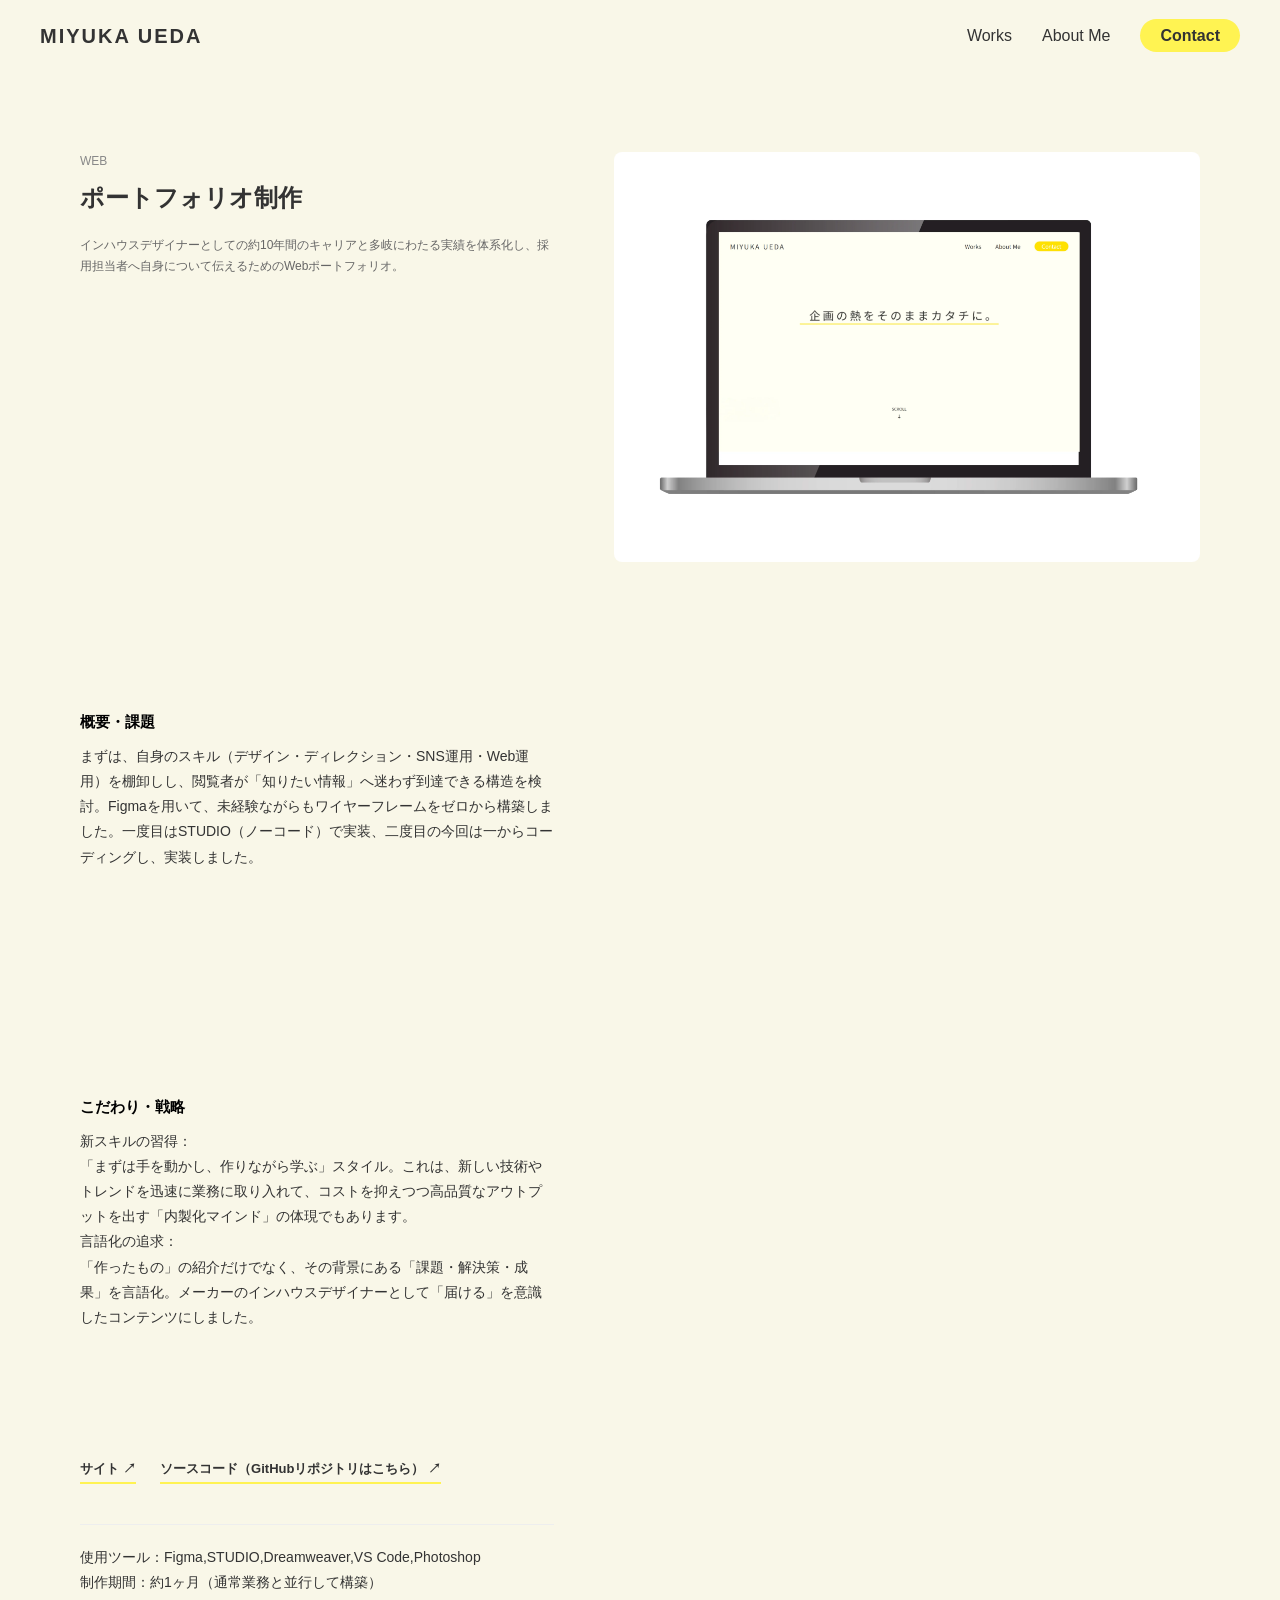
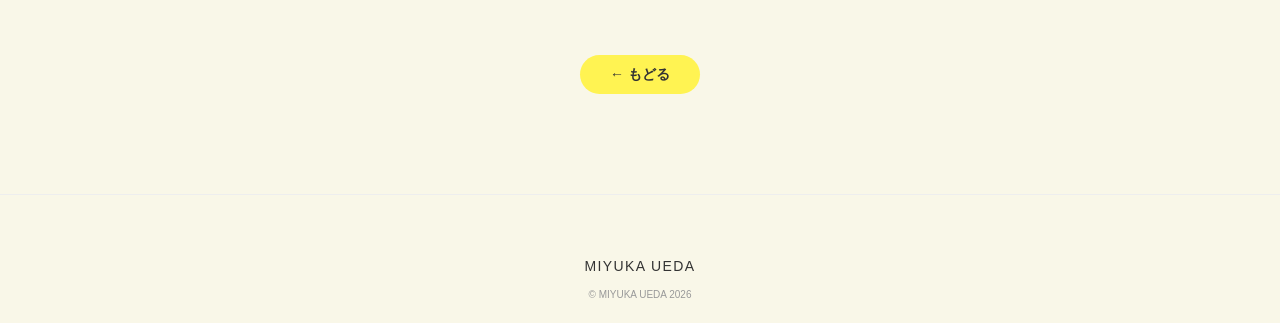
<file: works6.html>
<!doctype html>
<html lang="ja">
<head>
<meta charset="utf-8">
<meta name="viewport" content="width=device-width, initial-scale=1.0">
<title>works</title>
	<link rel="stylesheet" href="css/style.css">
</head>

<body>
<header>
    <div class="header-inner">
        <h1 class="logo"><a href="index.html" style="text-decoration: none; color: inherit;">MIYUKA UEDA</a></h1>
        <nav>
            <div class="hamburger" id="js-hamburger">
                <span></span>
                <span></span>
                <span></span>
            </div>

            <ul class="nav-links" id="js-nav-links">
    <li><a href="index.html#works">Works</a></li>
    <li><a href="index.html#about">About Me</a></li>
    <li><a href="index.html#contact" class="btn-contact">Contact</a></li>
			</ul>
        </nav>
    </div>
</header>
<main class="works-detail">
    <div class="works-detail-inner">
        
        <div class="works-header-area">
            <p class="works-tag">WEB</p>
            <h2 class="works-title">ポートフォリオ制作</h2>
			<p class="works-text">インハウスデザイナーとしての約10年間のキャリアと多岐にわたる実績を体系化し、採用担当者へ自身について伝えるためのWebポートフォリオ。</p>
        </div>

        <div class="works-main-visual-area">
            <div class="main-visual">
    <img src="images/works6.webp" alt="メインビジュアル" class="works-detail-image">
</div>
        </div>

        <div class="works-text-area">
            <div class="works-description">
                <section>
                    <h4>概要・課題</h4>
                    <p>まずは、自身のスキル（デザイン・ディレクション・SNS運用・Web運用）を棚卸しし、閲覧者が「知りたい情報」へ迷わず到達できる構造を検討。Figmaを用いて、未経験ながらもワイヤーフレームをゼロから構築しました。一度目はSTUDIO（ノーコード）で実装、二度目の今回は一からコーディングし、実装しました。</p>
                </section>
				<section>
                    <h4>こだわり・戦略</h4>
                    <p>新スキルの習得：<br>「まずは手を動かし、作りながら学ぶ」スタイル。これは、新しい技術やトレンドを迅速に業務に取り入れて、コストを抑えつつ高品質なアウトプットを出す「内製化マインド」の体現でもあります。<br>言語化の追求：<br>「作ったもの」の紹介だけでなく、その背景にある「課題・解決策・成果」を言語化。メーカーのインハウスデザイナーとして「届ける」を意識したコンテンツにしました。</p>
                </section>

                <div class="works-links">
                    <a href="https://wmwm127-creator.github.io/my-portfolio/" target="_blank" rel="noopener noreferrer" class="link-item">サイト <span>↗</span></a>
                    <a href="https://github.com/wmwm127-creator/my-portfolio" target="_blank" rel="noopener noreferrer" class="link-item">ソースコード（GitHubリポジトリはこちら） <span>↗</span></a>
                </div>
                
				<div class="works-meta">
                    <p><span>使用ツール：</span>Figma,STUDIO,Dreamweaver,VS Code,Photoshop</p>
                    <p><span>制作期間：</span>約1ヶ月（通常業務と並行して構築）</p>
                </div>
                </div>
        </div>

        <div class="works-sub-visual-area">
            <div class="sub-visuals">
    
</div>
        </div>

    </div>
	<div class="back-home">
            <a href="index.html" class="btn-yellow">← もどる</a>
        </div>
</main>
<footer>
    <div class="footer-inner">
        <p class="footer-logo">MIYUKA UEDA</p>
        <p class="copyright">&copy; MIYUKA UEDA 2026</p>
    </div>
</footer>
	<script src="js/script.js"></script>
</body>
</html>
</file>
<file: css/style.css>
@charset "utf-8";

/* ==========================================================================
   1. Base & Reset (基本設定)
   ========================================================================== */
* {
    margin: 0;
    padding: 0;
    box-sizing: border-box;
}

html {
    scroll-behavior: smooth;
}

body {
    background-color: #f9f7e8;
    font-family: "Helvetica Neue", Arial, "Hiragino Kaku Gothic ProN", "Hiragino Sans", Meiryo, sans-serif;
    color: #333;
    line-height: 1.6;
}

a {
    transition: opacity 0.3s;
    text-decoration: none;
    color: inherit;
}

a:hover {
    opacity: 0.7;
}

/* ==========================================================================
   2. Shared Components (共通パーツ)
   ========================================================================== */
section {
    padding: 100px 0;
}

.section-title {
    font-size: 28px;
    margin-bottom: 60px;
    font-weight: normal;
    text-align: center;
}

.btn-yellow, .btn-more {
    display: inline-block;
    background-color: #fff352;
    padding: 8px 30px;
    border-radius: 25px;
    text-decoration: none;
    color: #333;
    font-size: 14px;
    font-weight: bold;
}

/* ==========================================================================
   3. Header (ヘッダー)
   ========================================================================== */
header {
    width: 100%;
    padding: 20px 40px;
}

.header-inner {
    display: flex;
    justify-content: space-between;
    align-items: center;
}

.logo {
    font-size: 20px;
    letter-spacing: 0.1em;
}

nav ul {
    display: flex;
    list-style: none;
    align-items: center;
}

nav ul li {
    margin-left: 30px;
}

.btn-contact {
    background-color: #fff352;
    padding: 8px 20px;
    border-radius: 20px;
    font-weight: bold;
}

.hamburger {
    display: none;
    cursor: pointer;
}

/* ==========================================================================
   4. Hero (メインビジュアル)
   ========================================================================== */
.hero {
    height: 100vh;
    display: flex;
    flex-direction: column;
    justify-content: center;
    align-items: center;
    text-align: center;
    position: relative;
}

.catchphrase {
    font-size: 32px;
    font-weight: normal;
    position: relative;
    display: inline-block;
    padding-bottom: 10px;
    z-index: 1;
}

.catchphrase::after {
    content: "";
    position: absolute;
    bottom: 0;
    left: 0;
    width: 100%;
    height: 8px;
    background-color: #fff352;
    z-index: -1;
}

.scroll-arrow {
    position: absolute;
    bottom: 80px;
    left: 50%;
    transform: translateX(-50%);
    font-size: 12px;
    letter-spacing: 0.2em;
}

.arrow {
    margin-top: 5px;
    font-size: 16px;
    display: block;
}

/* ==========================================================================
   5. Works Section (実績一覧 - Index)
   ========================================================================== */
.works {
    max-width: 1200px;
    margin: 0 auto;
    padding: 0 20px;
    text-align: center;
}

.works-container {
    display: flex;
    flex-wrap: wrap;
    justify-content: space-between;
    gap: 30px;
    text-align: left;
}

.works-item {
    flex: 1;
    min-width: 300px;
    margin-bottom: 40px;
}

.works-img {
    width: 100%;
    aspect-ratio: 16 / 9;
    background-color: #ddd;
    overflow: hidden;
    margin-bottom: 15px;
}

.works-image {
    width: 100%;
    height: 100%;
    object-fit: cover;
    display: block;
    transition: transform 0.3s;
}

.works-item:hover .works-image {
    transform: scale(1.05);
}

.works-category {
    font-size: 10px;
    color: #888;
    margin-bottom: 5px;
}

.works-item-title {
    font-size: 16px;
    margin-bottom: 10px;
    line-height: 1.5;
}

.works-text {
    font-size: 12px;
    line-height: 1.8;
    color: #666;
    margin-bottom: 15px;
}

/* ==========================================================================
   6. About Me Section 
   ========================================================================== */
.about {
    max-width: 800px;
    margin: 0 auto;
    padding: 0 20px;
    text-align: center;
}

.about-icon {
    width: 150px;
    height: 150px;
    margin: 0 auto 20px;
    overflow: hidden;
    border-radius: 50%;
    border: 3px solid #fff;
    box-shadow: 0 4px 10px rgba(0,0,0,0.1);
}

.profile-image {
    width: 100%;
    height: 100%;
    object-fit: cover;
    object-position: center 20%;
}

.about-name-ja {
    font-size: 14px;
    margin-bottom: 20px;
}

.about-copy {
    font-size: 24px;
    line-height: 1.6;
    margin-bottom: 30px;
}

.about-text {
    font-size: 14px;
    line-height: 2;
    text-align: left;
    margin-bottom: 40px;
}

/* ==========================================================================
   7. About Me 詳細ページスタイル
   ========================================================================== */
.about-detail {
    padding: 80px 20px;
    max-width: 1000px;
    margin: 0 auto;
    text-align: center;
}

/* 詳細ページ用のアイコンサイズ固定 */
.about-detail .about-icon {
    width: 150px;
    height: 150px;
    margin: 0 auto 20px;
}

.profile-name-en {
    font-size: 18px;
    letter-spacing: 0.1em;
    margin-top: 10px;
}

.profile-name-ja {
    font-size: 14px;
    margin-bottom: 40px;
}

.profile-details {
    max-width: 700px;
    margin: 0 auto;
    text-align: left;
    padding: 0 20px;
}

.detail-block {
    margin-bottom: 40px;
}

.detail-label {
    display: inline-block;
    background-color: #fff352;
    padding: 2px 10px;
    font-size: 15px;
    font-weight: bold;
    margin-bottom: 12px;
    color: #333;
}

.detail-block p {
    font-size: 14px;
    line-height: 1.8;
    color: #444;
}

.separator {
    border: none;
    border-top: 1px solid #ddd;
    margin: 40px auto;
    width: 100%;
}

.photo-gallery {
    margin: 60px 0;
}

.photo-gallery .gallery-container {
    display: flex;
    flex-wrap: wrap;
    gap: 15px;
    justify-content: center;
}

.photo-gallery .gallery-image {
    width: calc(25% - 15px); /* PC 4枚並び */
    height: 180px;
    object-fit: cover;
    border-radius: 8px;
    box-shadow: 0 4px 6px rgba(0,0,0,0.1);
}

/* ==========================================================================
   8. Works Detail Page (実績詳細)
   ========================================================================== */
.works-detail {
    max-width: 1200px;
    margin: 80px auto;
    padding: 0 40px;
}

.works-detail-inner {
    display: flex;
    flex-wrap: wrap;
    gap: 40px 60px;
}

.works-header-area, .works-text-area { width: calc(45% - 30px); }
.works-main-visual-area, .works-sub-visual-area { width: calc(55% - 30px); }

.works-tag { font-size: 12px; color: #888; margin-bottom: 10px; }
.works-title { font-size: 24px; line-height: 1.4; margin-bottom: 20px; }

.works-description section { margin-bottom: 25px; }
.works-description h4 { font-size: 15px; color: #000; margin-bottom: 10px; font-weight: bold; }
.works-description p { font-size: 14px; line-height: 1.8; }

.works-links { margin: 20px 0 30px; }
.link-item {
    display: inline-block;
    margin-right: 20px;
    color: #333;
    font-size: 13px;
    font-weight: bold;
    border-bottom: 2px solid #fff352;
    padding-bottom: 2px;
}

.works-meta {
    margin-top: 40px;
    padding-top: 20px;
    border-top: 1px solid #eee;
    font-size: 13px;
}

.works-detail-image { width: 100%; height: auto; border-radius: 8px; }

.sub-visuals { display: flex; flex-wrap: wrap; gap: 20px; }
.works-sub-image { width: calc(50% - 10px); height: auto; border-radius: 8px; }

.back-home { margin: 60px 0 100px; text-align: center; }

/* ==========================================================================
   9. Contact & Footer
   ========================================================================== */
.contact {
    max-width: 800px;
    margin: 0 auto;
    text-align: center;
    padding: 100px 20px;
}

.contact-content p {
    font-size: 14px;
    line-height: 2;
    margin-bottom: 20px;
}

footer {
    padding: 60px 0 20px;
    text-align: center;
    border-top: 1px solid #eee;
}

.footer-logo { font-size: 14px; letter-spacing: 0.1em; margin-bottom: 10px; }
.copyright { font-size: 10px; color: #999; }

/* ==========================================================================
   10. Media Queries (スマホ対応)
   ========================================================================== */
@media screen and (max-width: 768px) {
    header { padding: 15px 20px; }
    section { padding: 60px 0; }
    
    .hamburger { display: block; position: relative; width: 30px; height: 24px; z-index: 100; }
    .hamburger span {
        display: block; width: 100%; height: 2px; background-color: #333;
        position: absolute; left: 0; transition: all 0.3s;
    }
    .hamburger span:nth-child(1) { top: 0; }
    .hamburger span:nth-child(2) { top: 11px; }
    .hamburger span:nth-child(3) { top: 22px; }
    .hamburger.open span:nth-child(1) { transform: translateY(11px) rotate(45deg); }
    .hamburger.open span:nth-child(2) { opacity: 0; }
    .hamburger.open span:nth-child(3) { transform: translateY(-11px) rotate(-45deg); }

    .nav-links {
        display: none; position: fixed; top: 0; left: 0; width: 100%; height: 100vh;
        background-color: rgba(249, 247, 232, 0.95); flex-direction: column;
        justify-content: center; align-items: center; z-index: 90;
    }
    .nav-links.open { display: flex; }
    .nav-links li { margin: 20px 0; margin-left: 0; }

    .catchphrase { font-size: 24px; }
    .works-item { width: 100%; flex: none; }
    .about-copy { font-size: 20px; }

    /* ★詳細ページのギャラリーを2列2行にする設定 */
    .photo-gallery .gallery-image {
        width: calc(50% - 10px) !important;
        height: 140px !important;
    }

    .works-detail { padding: 0 20px; }
    .works-header-area, .works-main-visual-area, .works-text-area, .works-sub-visual-area { width: 100%; }
    .works-header-area { order: 1; }
    .works-main-visual-area { order: 2; }
    .works-text-area { order: 3; }
    .works-sub-visual-area { order: 4; }
    .works-sub-image { width: 100%; }
    .contact { padding: 60px 20px; }
}
</file>
